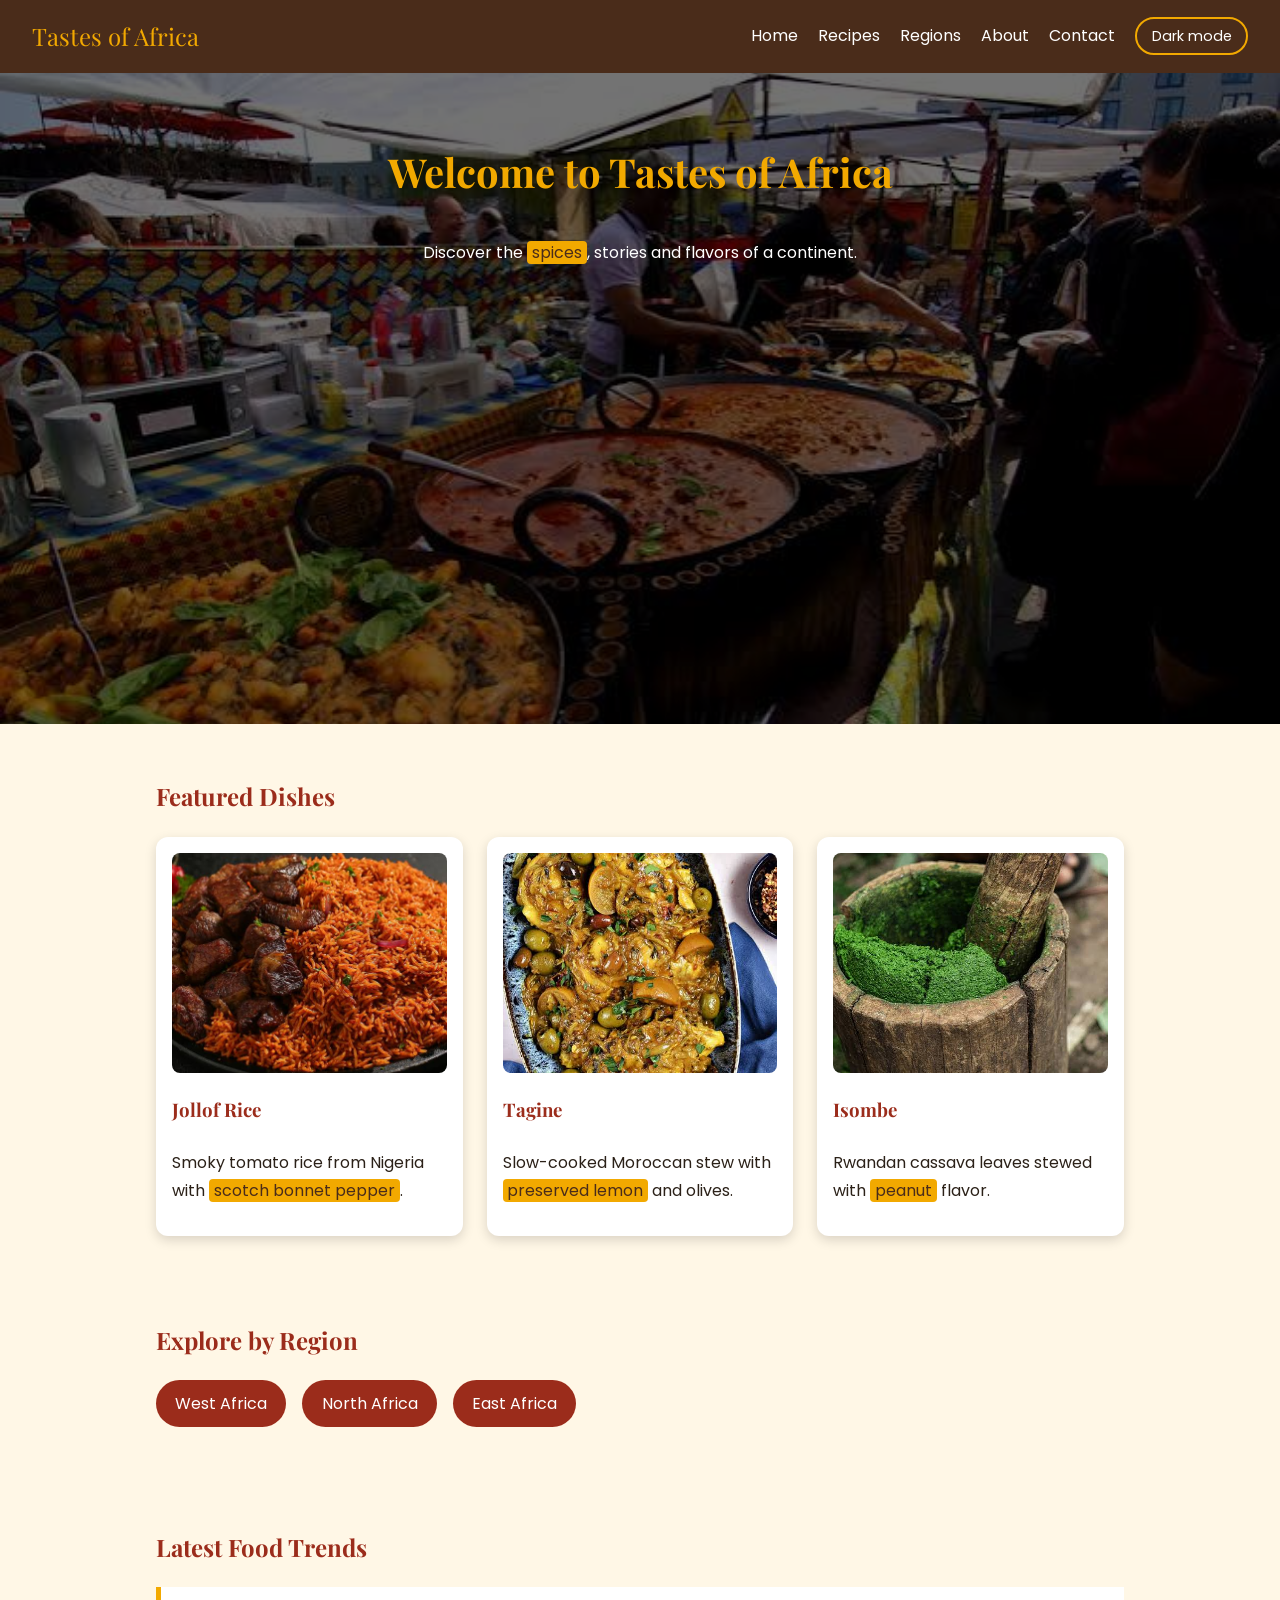
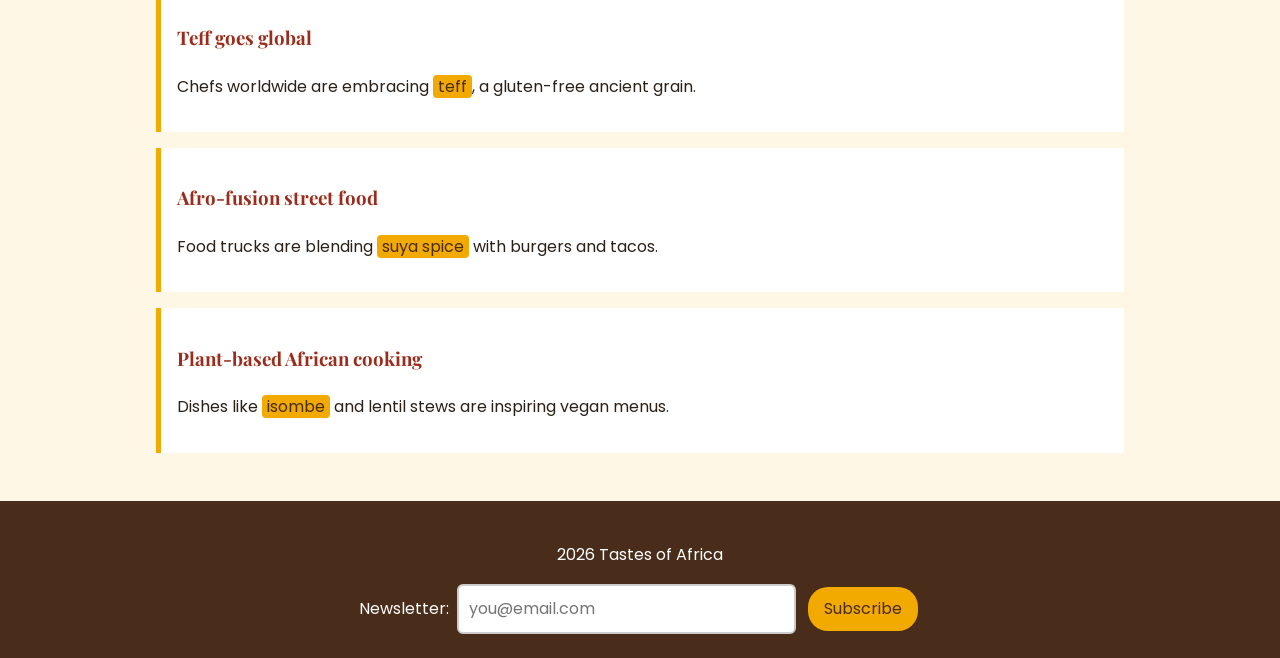
<file: index.html>
<!DOCTYPE html>
<html lang="en">
<head>
  <meta charset="UTF-8">
  <meta name="viewport" content="width=device-width, initial-scale=1.0">
  <title>Home | Tastes of Africa</title>
  <!-- Google Fonts -->
  <link rel="preconnect" href="https://fonts.googleapis.com">
  <link href="https://fonts.googleapis.com/css2?family=Playfair+Display:wght@700&family=Poppins:wght@400;500&display=swap" rel="stylesheet">
  <link rel="stylesheet" href="styles.css">
</head>
<body>

<!-- Site header and navigation -->
<header class="site-header">
  <a class="logo" href="index.html">Tastes of Africa</a>
  <nav>
    <a href="index.html">Home</a>
    <a href="recipes.html">Recipes</a>
    <a href="regions.html">Regions</a>
    <a href="about.html">About</a>
    <a href="contact.html">Contact</a>
    <button id="theme-toggle" aria-label="Switch to dark mode">🌙 Dark mode</button>
  </nav>
</header>

<main>
  <!-- Hero section with background image and intro video -->
  <section class="hero">
    <div class="hero-overlay">
      <h1>Welcome to Tastes of Africa</h1>
      <p>Discover the <mark>spices</mark>, stories and flavors of a continent.</p>
      <div class="video-wrap">
        <iframe src="https://www.youtube.com/embed/1zyDUkdVZ0E" title="Exploring the richness of African cuisine and traditional foods" allowfullscreen></iframe>
      </div>
    </div>
  </section>

  <!-- Featured dishes -->
  <section class="container">
    <h2>Featured Dishes</h2>
    <div class="card-grid">
      <figure class="card">
        <img src="images/jollof.jpg" alt="A pot of West African jollof rice">
        <figcaption>
          <h3><a href="jollof.html">Jollof Rice</a></h3>
          <p>Smoky tomato rice from Nigeria with <mark>scotch bonnet pepper</mark>.</p>
        </figcaption>
      </figure>
      <figure class="card">
        <img src="images/tagine.jpg" alt="Moroccan chicken tagine in a clay pot">
        <figcaption>
          <h3><a href="tagine.html">Tagine</a></h3>
          <p>Slow-cooked Moroccan stew with <mark>preserved lemon</mark> and olives.</p>
        </figcaption>
      </figure>
      <figure class="card">
        <img src="images/isombe.jpg" alt="Isombe, a cassava leaves stew from Rwanda">
        <figcaption>
          <h3><a href="isombe.html">Isombe</a></h3>
          <p>Rwandan cassava leaves stewed with <mark>peanut</mark> flavor.</p>
        </figcaption>
      </figure>
    </div>
  </section>

  <!-- Links to region pages -->
  <section class="container">
    <h2>Explore by Region</h2>
    <ul class="region-links">
      <li><a href="west-africa.html">West Africa</a></li>
      <li><a href="north-africa.html">North Africa</a></li>
      <li><a href="east-africa.html">East Africa</a></li>
    </ul>
  </section>

  <!-- Latest food trends -->
  <section class="container">
    <h2>Latest Food Trends</h2>
    <article class="trend">
      <h3>Teff goes global</h3>
      <p>Chefs worldwide are embracing <mark>teff</mark>, a gluten-free ancient grain.</p>
    </article>
    <article class="trend">
      <h3>Afro-fusion street food</h3>
      <p>Food trucks are blending <mark>suya spice</mark> with burgers and tacos.</p>
    </article>
    <article class="trend">
      <h3>Plant-based African cooking</h3>
      <p>Dishes like <mark>isombe</mark> and lentil stews are inspiring vegan menus.</p>
    </article>
  </section>
</main>

<!-- Footer with newsletter signup -->
<footer class="site-footer">
  <p> 2026 Tastes of Africa</p>
  <form id="newsletter" class="newsletter">
    <label for="news-email">Newsletter:</label>
    <input type="email" id="news-email" placeholder="you@email.com" required>
    <button type="submit">Subscribe</button>
  </form>
</footer>

<script src="script.js"></script>
</body>
</html>
</file>
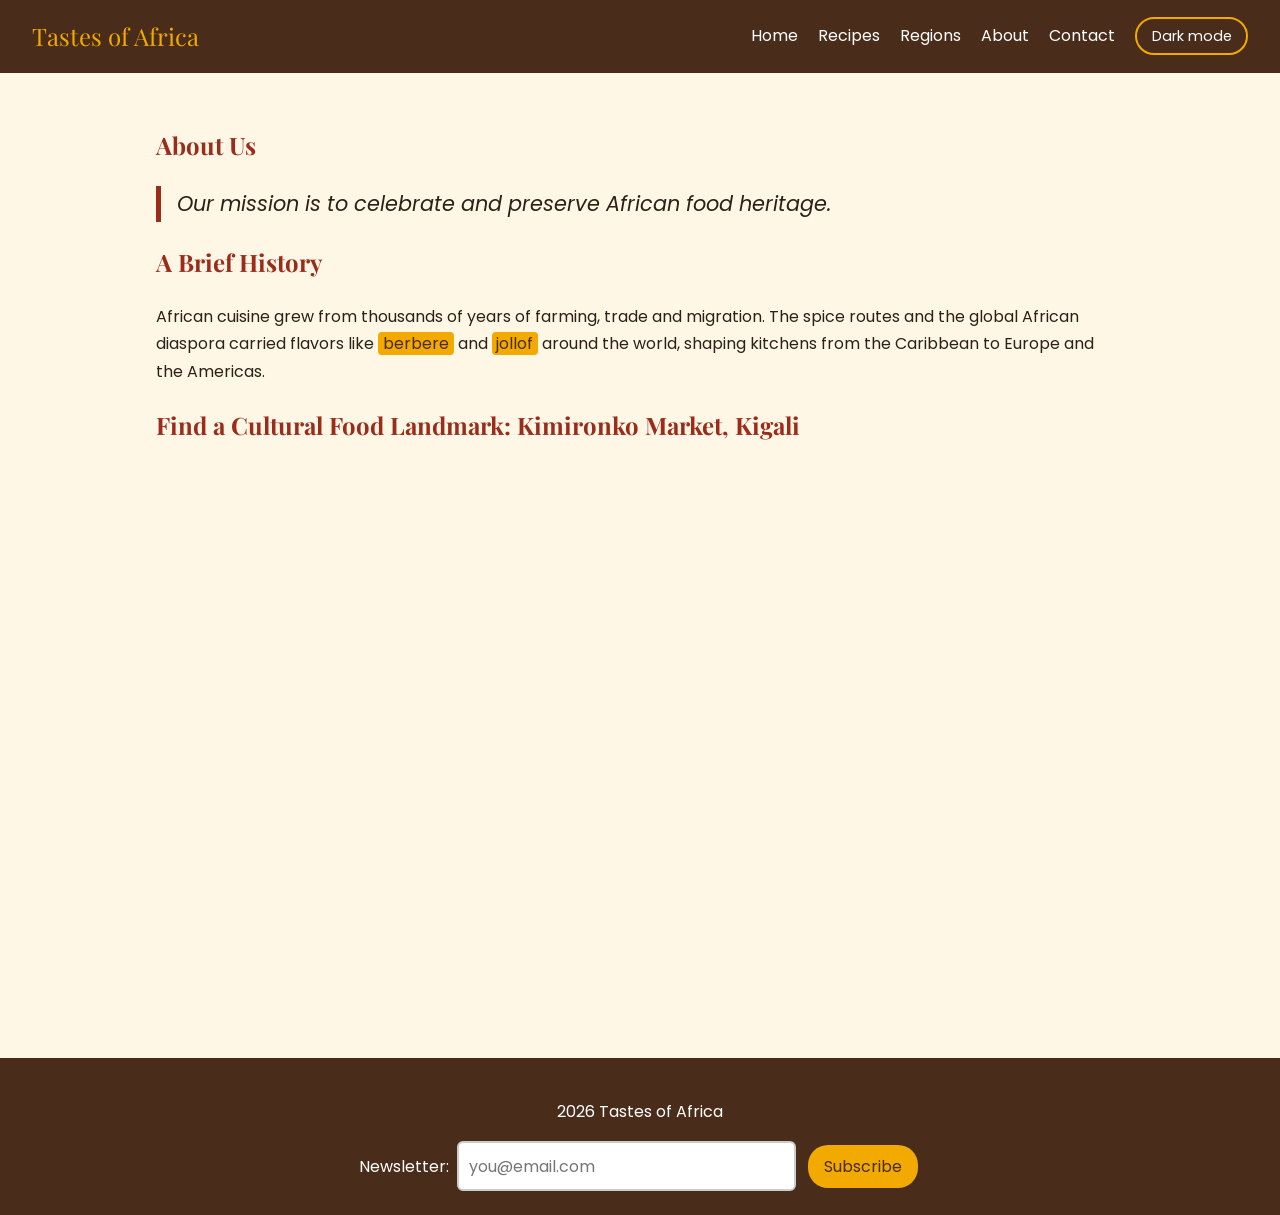
<file: about.html>
<!DOCTYPE html>
<html lang="en">
<head>
  <meta charset="UTF-8">
  <meta name="viewport" content="width=device-width, initial-scale=1.0">
  <title>About Us | Tastes of Africa</title>
  <!-- Google Fonts -->
  <link rel="preconnect" href="https://fonts.googleapis.com">
  <link href="https://fonts.googleapis.com/css2?family=Playfair+Display:wght@700&family=Poppins:wght@400;500&display=swap" rel="stylesheet">
  <link rel="stylesheet" href="styles.css">
</head>
<body>

<!-- Site header and navigation -->
<header class="site-header">
  <a class="logo" href="index.html">Tastes of Africa</a>
  <nav>
    <a href="index.html">Home</a>
    <a href="recipes.html">Recipes</a>
    <a href="regions.html">Regions</a>
    <a href="about.html">About</a>
    <a href="contact.html">Contact</a>
    <button id="theme-toggle" aria-label="Switch to dark mode">🌙 Dark mode</button>
  </nav>
</header>

<main>
  <section class="container">
    <h1>About Us</h1>

    <!-- Mission statement -->
    <blockquote class="mission">Our mission is to celebrate and preserve African food heritage.</blockquote>

    <h2>A Brief History</h2>
    <p>African cuisine grew from thousands of years of farming, trade and migration. The spice
       routes and the global African diaspora carried flavors like <mark>berbere</mark> and
       <mark>jollof</mark> around the world, shaping kitchens from the Caribbean to Europe and the Americas.</p>

    <!-- Map of a cultural food landmark -->
    <h2>Find a Cultural Food Landmark: Kimironko Market, Kigali</h2>
    <div class="video-wrap">
      <iframe src="https://www.google.com/maps?q=Kimironko+Market+Kigali&output=embed" title="Map of Kimironko Market, Kigali" loading="lazy" allowfullscreen></iframe>
    </div>
  </section>
</main>

<!-- Footer with newsletter signup -->
<footer class="site-footer">
  <p> 2026 Tastes of Africa</p>
  <form id="newsletter" class="newsletter">
    <label for="news-email">Newsletter:</label>
    <input type="email" id="news-email" placeholder="you@email.com" required>
    <button type="submit">Subscribe</button>
  </form>
</footer>

<script src="script.js"></script>
</body>
</html>
</file>
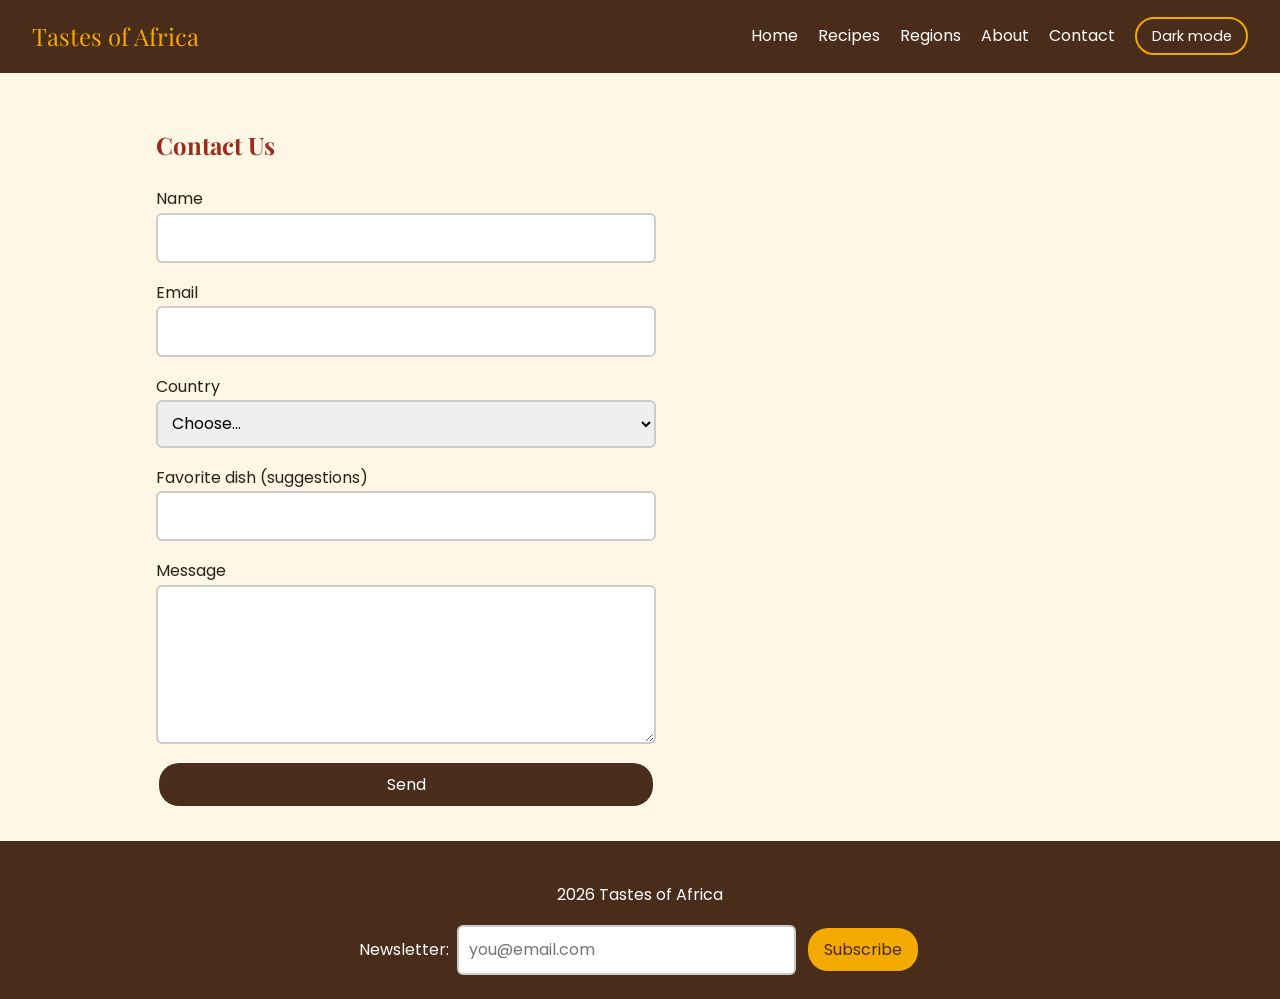
<file: contact.html>
<!DOCTYPE html>
<html lang="en">
<head>
  <meta charset="UTF-8">
  <meta name="viewport" content="width=device-width, initial-scale=1.0">
  <title>Contact | Tastes of Africa</title>
  <!-- Google Fonts -->
  <link rel="preconnect" href="https://fonts.googleapis.com">
  <link href="https://fonts.googleapis.com/css2?family=Playfair+Display:wght@700&family=Poppins:wght@400;500&display=swap" rel="stylesheet">
  <link rel="stylesheet" href="styles.css">
</head>
<body>

<!-- Site header and navigation -->
<header class="site-header">
  <a class="logo" href="index.html">Tastes of Africa</a>
  <nav>
    <a href="index.html">Home</a>
    <a href="recipes.html">Recipes</a>
    <a href="regions.html">Regions</a>
    <a href="about.html">About</a>
    <a href="contact.html">Contact</a>
    <button id="theme-toggle" aria-label="Switch to dark mode">🌙 Dark mode</button>
  </nav>
</header>

<main>
  <section class="container">
    <h1>Contact Us</h1>

    <!-- Contact form (validated with JavaScript) -->
    <form id="contact-form">
      <label for="name">Name</label>
      <input type="text" id="name" required>

      <label for="email">Email</label>
      <input type="email" id="email" required>

      <label for="country">Country</label>
      <select id="country" required>
        <option value="">Choose...</option>
        <option>Rwanda</option>
        <option>Nigeria</option>
        <option>Morocco</option>
        <option>Other</option>
      </select>

      <!-- Input with datalist suggestions -->
      <label for="dish">Favorite dish (suggestions)</label>
      <input type="text" id="dish" list="dishes">
      <datalist id="dishes">
        <option value="Jollof Rice">
        <option value="Tagine">
        <option value="Isombe">
      </datalist>

      <label for="message">Message</label>
      <textarea id="message" rows="5" required></textarea>
      <p id="error" class="error" hidden></p>

      <button type="submit">Send</button>
    </form>

    <!-- Shown after a successful submit -->
    <p id="confirmation" class="confirmation" hidden></p>
  </section>
</main>

<!-- Footer with newsletter signup -->
<footer class="site-footer">
  <p> 2026 Tastes of Africa</p>
  <form id="newsletter" class="newsletter">
    <label for="news-email">Newsletter:</label>
    <input type="email" id="news-email" placeholder="you@email.com" required>
    <button type="submit">Subscribe</button>
  </form>
</footer>

<script src="script.js"></script>
</body>
</html>
</file>
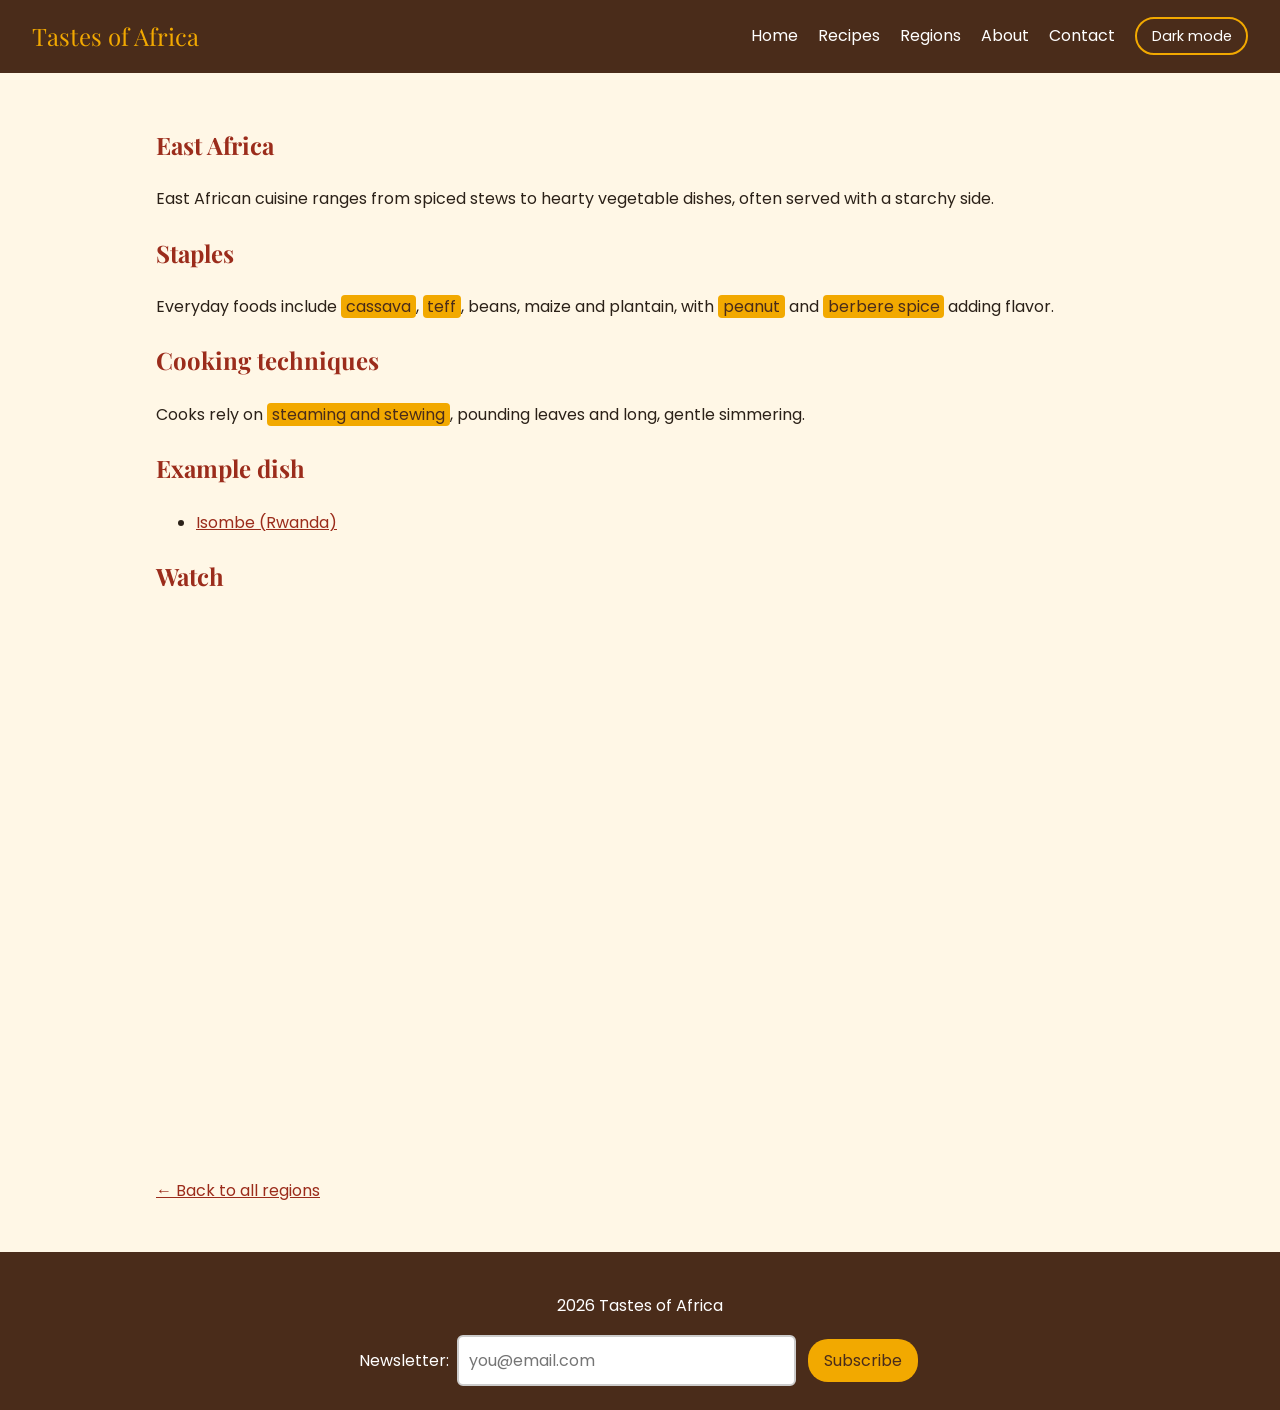
<file: east-africa.html>
<!DOCTYPE html>
<html lang="en">
<head>
  <meta charset="UTF-8">
  <meta name="viewport" content="width=device-width, initial-scale=1.0">
  <title>East Africa | Tastes of Africa</title>
  <!-- Google Fonts -->
  <link rel="preconnect" href="https://fonts.googleapis.com">
  <link href="https://fonts.googleapis.com/css2?family=Playfair+Display:wght@700&family=Poppins:wght@400;500&display=swap" rel="stylesheet">
  <link rel="stylesheet" href="styles.css">
</head>
<body>

<!-- Site header and navigation -->
<header class="site-header">
  <a class="logo" href="index.html">Tastes of Africa</a>
  <nav>
    <a href="index.html">Home</a>
    <a href="recipes.html">Recipes</a>
    <a href="regions.html">Regions</a>
    <a href="about.html">About</a>
    <a href="contact.html">Contact</a>
    <button id="theme-toggle" aria-label="Switch to dark mode">🌙 Dark mode</button>
  </nav>
</header>

<main>
  <section class="container">
    <h1>East Africa</h1>
    <p>East African cuisine ranges from spiced stews to hearty vegetable dishes, often served with a starchy side.</p>

    <h2>Staples</h2>
    <p>Everyday foods include <mark>cassava</mark>, <mark>teff</mark>, beans, maize and plantain, with <mark>peanut</mark> and <mark>berbere spice</mark> adding flavor.</p>

    <h2>Cooking techniques</h2>
    <p>Cooks rely on <mark>steaming and stewing</mark>, pounding leaves and long, gentle simmering.</p>

    <!-- Example dish with recipe link -->
    <h2>Example dish</h2>
    <ul>
      <li><a href="isombe.html">Isombe (Rwanda)</a></li>
    </ul>

    <!-- Region video -->
    <h2>Watch</h2>
    <div class="video-wrap">
      <iframe src="https://www.youtube.com/embed/LCwueWa3LsQ" title="How to cook cassava leaves (isombe)" allowfullscreen></iframe>
    </div>

    <p><a href="regions.html">&larr; Back to all regions</a></p>
  </section>
</main>

<!-- Footer with newsletter signup -->
<footer class="site-footer">
  <p> 2026 Tastes of Africa</p>
  <form id="newsletter" class="newsletter">
    <label for="news-email">Newsletter:</label>
    <input type="email" id="news-email" placeholder="you@email.com" required>
    <button type="submit">Subscribe</button>
  </form>
</footer>

<script src="script.js"></script>
</body>
</html>
</file>
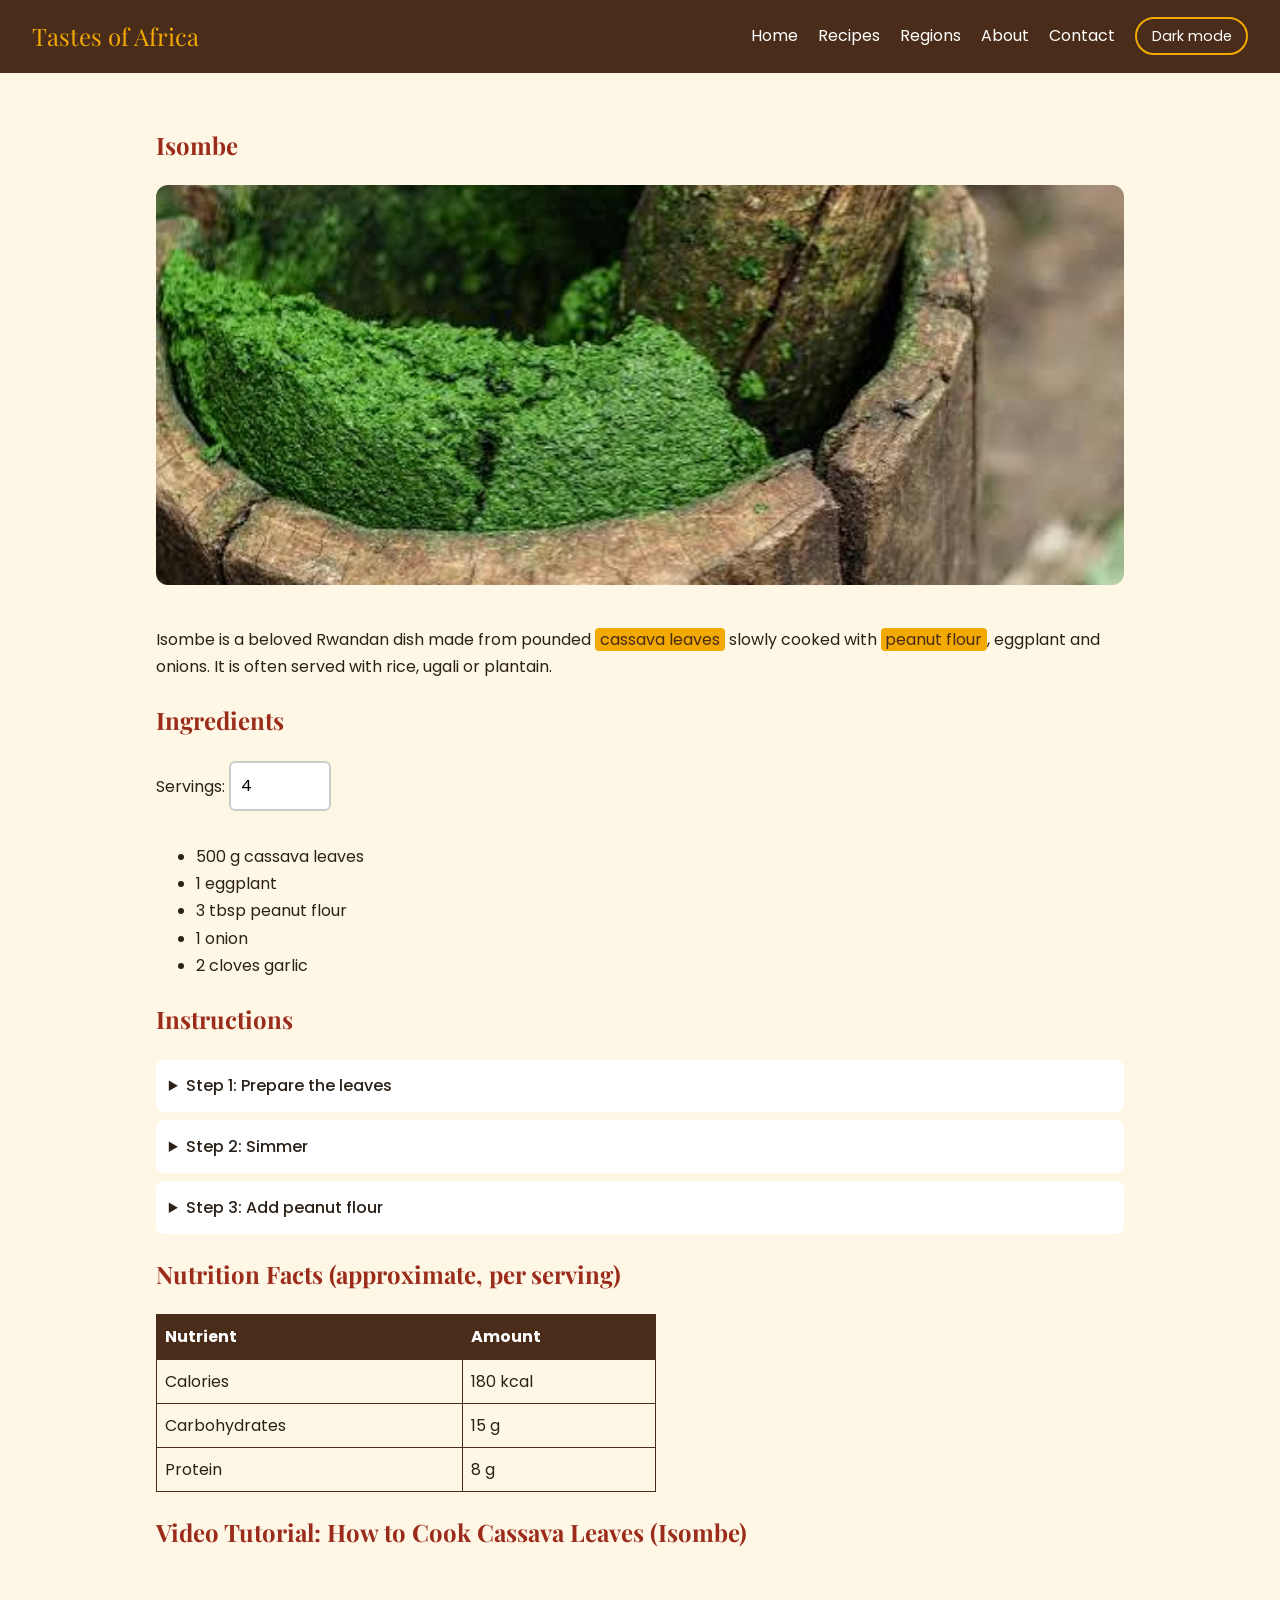
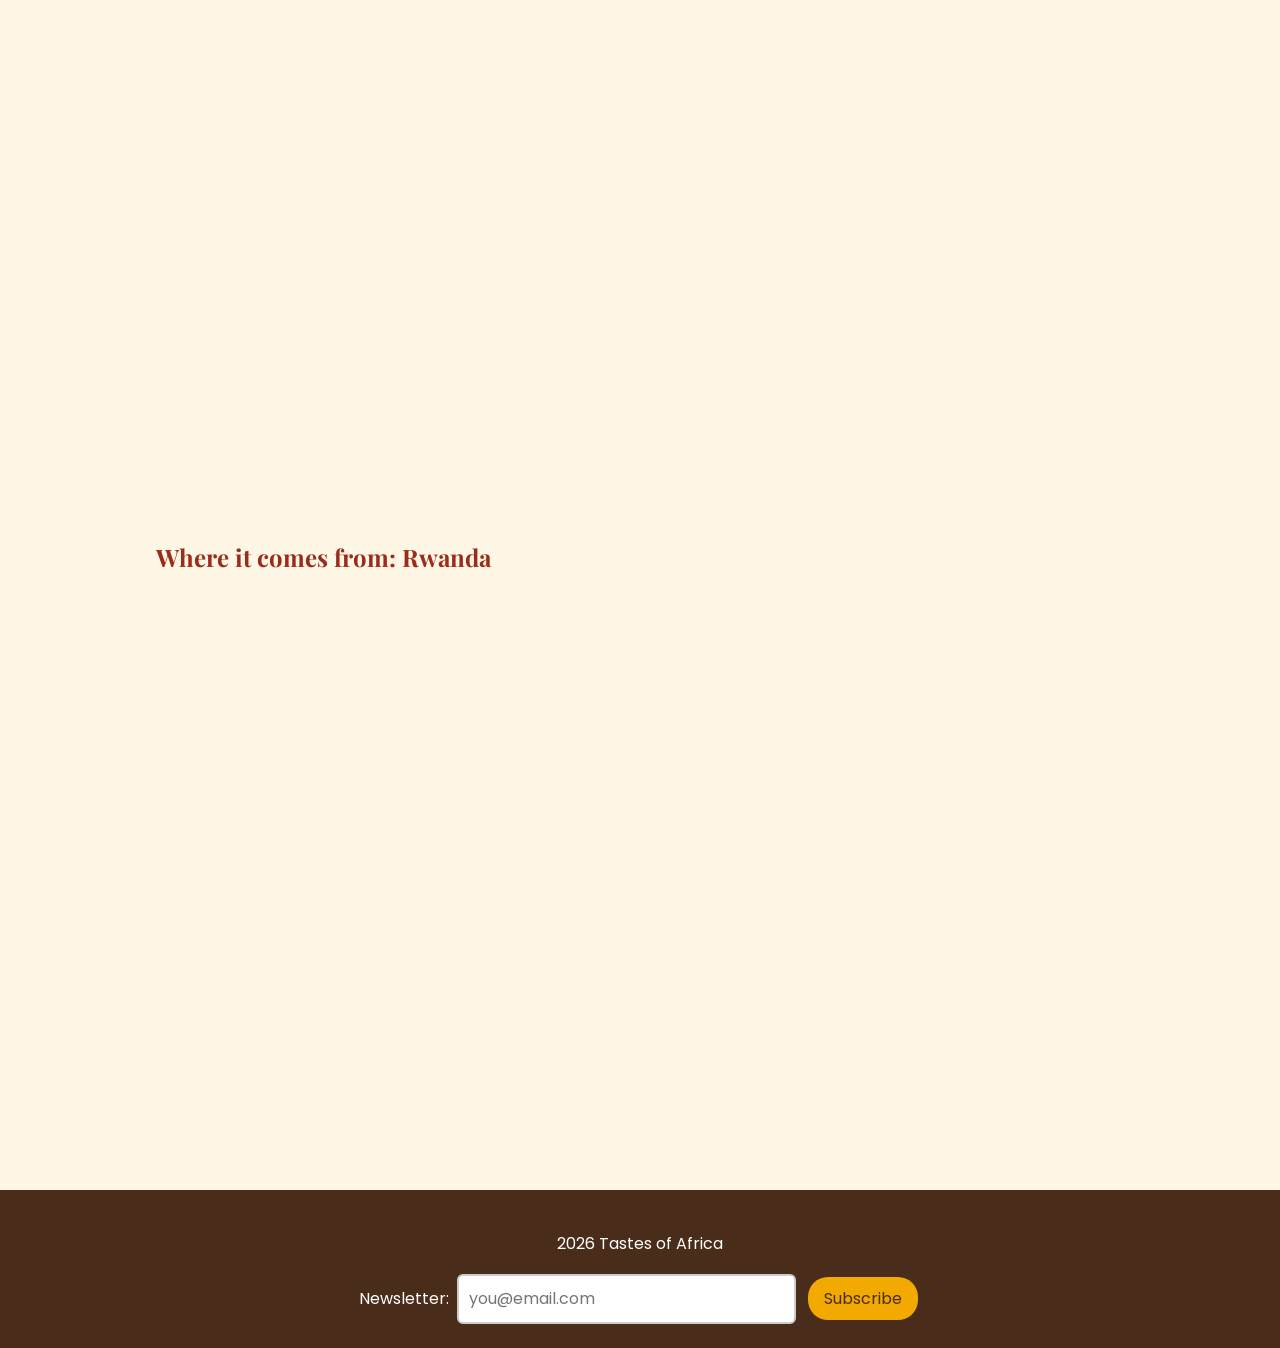
<file: isombe.html>
<!DOCTYPE html>
<html lang="en">
<head>
  <meta charset="UTF-8">
  <meta name="viewport" content="width=device-width, initial-scale=1.0">
  <title>Isombe | Tastes of Africa</title>
  <!-- Google Fonts -->
  <link rel="preconnect" href="https://fonts.googleapis.com">
  <link href="https://fonts.googleapis.com/css2?family=Playfair+Display:wght@700&family=Poppins:wght@400;500&display=swap" rel="stylesheet">
  <link rel="stylesheet" href="styles.css">
</head>
<body>

<!-- Site header and navigation -->
<header class="site-header">
  <a class="logo" href="index.html">Tastes of Africa</a>
  <nav>
    <a href="index.html">Home</a>
    <a href="recipes.html">Recipes</a>
    <a href="regions.html">Regions</a>
    <a href="about.html">About</a>
    <a href="contact.html">Contact</a>
    <button id="theme-toggle" aria-label="Switch to dark mode">🌙 Dark mode</button>
  </nav>
</header>

<main>
  <article class="container recipe">
    <h1>Isombe</h1>
    <img class="recipe-img" src="images/isombe.jpg" alt="Isombe cassava leaves stew">
    <p>Isombe is a beloved Rwandan dish made from pounded <mark>cassava leaves</mark>
       slowly cooked with <mark>peanut flour</mark>, eggplant and onions. It is often
       served with rice, ugali or plantain.</p>

    <!-- Ingredients with a servings scaler (data-amount holds the base quantity) -->
    <h2>Ingredients</h2>
    <label for="servings">Servings:</label>
    <input type="number" id="servings" value="4" min="1" max="20" data-base="4">
    <ul id="ingredients">
      <li><span class="amt" data-amount="500">500</span> g cassava leaves</li>
      <li><span class="amt" data-amount="1">1</span> eggplant</li>
      <li><span class="amt" data-amount="3">3</span> tbsp peanut flour</li>
      <li><span class="amt" data-amount="1">1</span> onion</li>
      <li><span class="amt" data-amount="2">2</span> cloves garlic</li>
    </ul>

    <!-- Expandable cooking steps -->
    <h2>Instructions</h2>
    <details>
      <summary>Step 1: Prepare the leaves</summary>
      <p>Wash the cassava leaves and pound or blend them until finely crushed.</p>
    </details>
    <details>
      <summary>Step 2: Simmer</summary>
      <p>Boil the leaves with chopped onion, garlic and eggplant for about 1 hour until very tender.</p>
    </details>
    <details>
      <summary>Step 3: Add peanut flour</summary>
      <p>Stir in peanut flour with a little water, cook 15 more minutes, season with salt and serve hot.</p>
    </details>

    <!-- Nutrition table -->
    <h2>Nutrition Facts (approximate, per serving)</h2>
    <table>
      <thead><tr><th>Nutrient</th><th>Amount</th></tr></thead>
      <tbody>
        <tr><td>Calories</td><td>180 kcal</td></tr>
        <tr><td>Carbohydrates</td><td>15 g</td></tr>
        <tr><td>Protein</td><td>8 g</td></tr>
      </tbody>
    </table>

    <!-- YouTube tutorial -->
    <h2>Video Tutorial: How to Cook Cassava Leaves (Isombe)</h2>
    <div class="video-wrap">
      <iframe src="https://www.youtube.com/embed/LCwueWa3LsQ" title="How to cook cassava leaves (isombe)" allowfullscreen></iframe>
    </div>

    <!-- Map of country of origin -->
    <h2>Where it comes from: Rwanda</h2>
    <div class="video-wrap">
      <iframe src="https://www.google.com/maps?q=Rwanda&output=embed" title="Map of Rwanda" loading="lazy" allowfullscreen></iframe>
    </div>
  </article>
</main>

<!-- Footer with newsletter signup -->
<footer class="site-footer">
  <p> 2026 Tastes of Africa</p>
  <form id="newsletter" class="newsletter">
    <label for="news-email">Newsletter:</label>
    <input type="email" id="news-email" placeholder="you@email.com" required>
    <button type="submit">Subscribe</button>
  </form>
</footer>

<script src="script.js"></script>
</body>
</html>
</file>
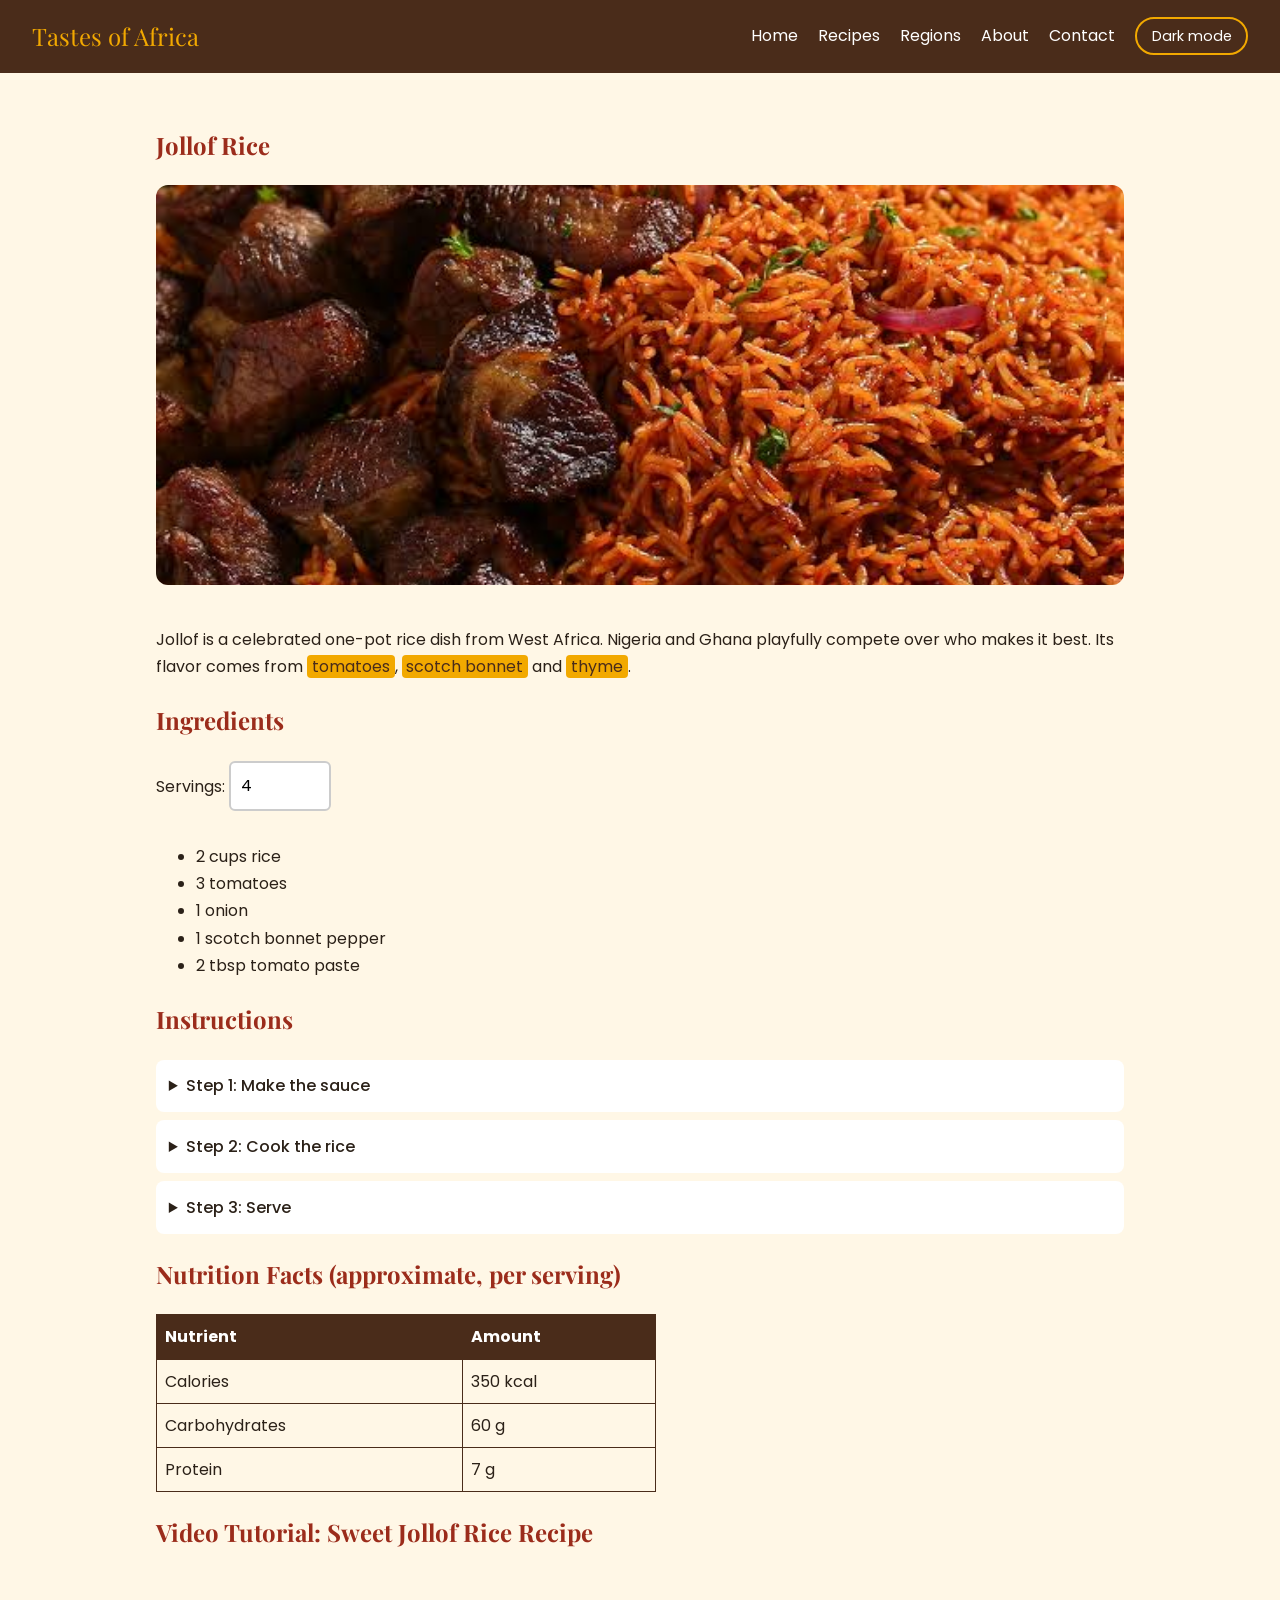
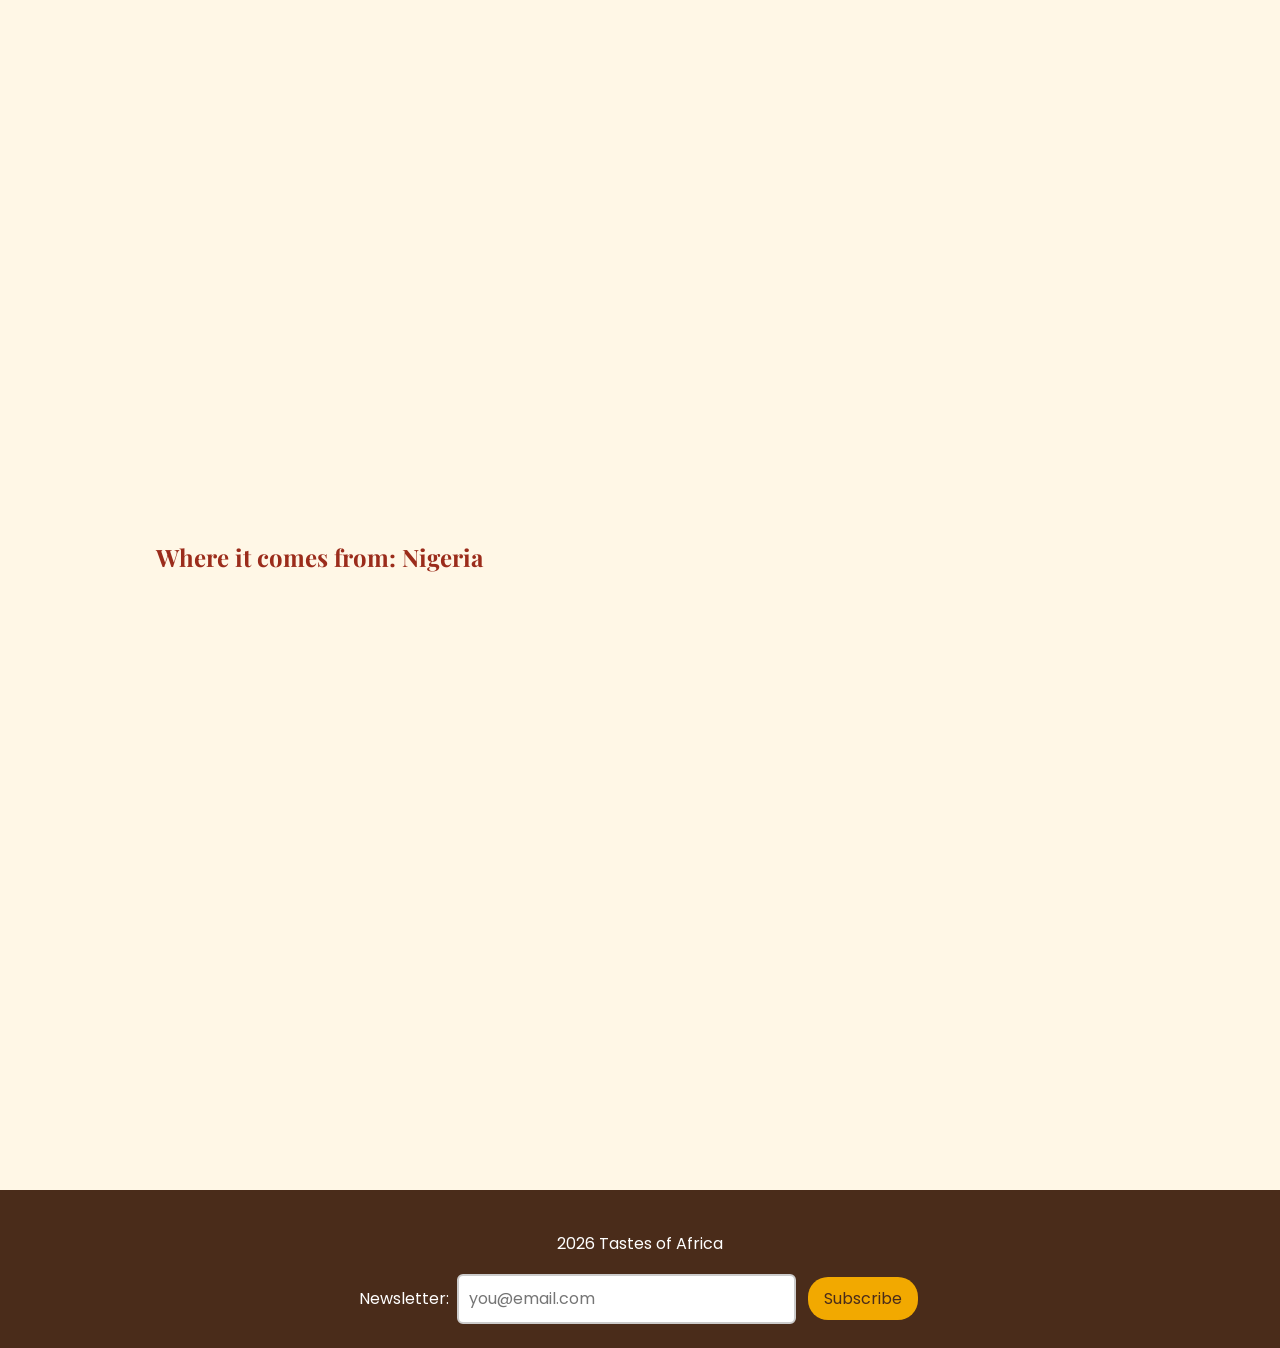
<file: jollof.html>
<!DOCTYPE html>
<html lang="en">
<head>
  <meta charset="UTF-8">
  <meta name="viewport" content="width=device-width, initial-scale=1.0">
  <title>Jollof Rice | Tastes of Africa</title>
  <!-- Google Fonts -->
  <link rel="preconnect" href="https://fonts.googleapis.com">
  <link href="https://fonts.googleapis.com/css2?family=Playfair+Display:wght@700&family=Poppins:wght@400;500&display=swap" rel="stylesheet">
  <link rel="stylesheet" href="styles.css">
</head>
<body>

<!-- Site header and navigation -->
<header class="site-header">
  <a class="logo" href="index.html">Tastes of Africa</a>
  <nav>
    <a href="index.html">Home</a>
    <a href="recipes.html">Recipes</a>
    <a href="regions.html">Regions</a>
    <a href="about.html">About</a>
    <a href="contact.html">Contact</a>
    <button id="theme-toggle" aria-label="Switch to dark mode">🌙 Dark mode</button>
  </nav>
</header>

<main>
  <article class="container recipe">
    <h1>Jollof Rice</h1>
    <img class="recipe-img" src="images/jollof.jpg" alt="Jollof rice in a pot">
    <p>Jollof is a celebrated one-pot rice dish from West Africa. Nigeria and Ghana
       playfully compete over who makes it best. Its flavor comes from
       <mark>tomatoes</mark>, <mark>scotch bonnet</mark> and <mark>thyme</mark>.</p>

    <!-- Ingredients with a servings scaler (data-amount holds the base quantity) -->
    <h2>Ingredients</h2>
    <label for="servings">Servings:</label>
    <input type="number" id="servings" value="4" min="1" max="20" data-base="4">
    <ul id="ingredients">
      <li><span class="amt" data-amount="2">2</span> cups rice</li>
      <li><span class="amt" data-amount="3">3</span> tomatoes</li>
      <li><span class="amt" data-amount="1">1</span> onion</li>
      <li><span class="amt" data-amount="1">1</span> scotch bonnet pepper</li>
      <li><span class="amt" data-amount="2">2</span> tbsp tomato paste</li>
    </ul>

    <!-- Expandable cooking steps -->
    <h2>Instructions</h2>
    <details>
      <summary>Step 1: Make the sauce</summary>
      <p>Blend tomatoes, onion and pepper, then fry with tomato paste until thick.</p>
    </details>
    <details>
      <summary>Step 2: Cook the rice</summary>
      <p>Add washed rice and stock, cover, and simmer on low heat for 30 minutes.</p>
    </details>
    <details>
      <summary>Step 3: Serve</summary>
      <p>Fluff with a fork and serve with fried plantain.</p>
    </details>

    <!-- Nutrition table -->
    <h2>Nutrition Facts (approximate, per serving)</h2>
    <table>
      <thead><tr><th>Nutrient</th><th>Amount</th></tr></thead>
      <tbody>
        <tr><td>Calories</td><td>350 kcal</td></tr>
        <tr><td>Carbohydrates</td><td>60 g</td></tr>
        <tr><td>Protein</td><td>7 g</td></tr>
      </tbody>
    </table>

    <!-- YouTube tutorial -->
    <h2>Video Tutorial: Sweet Jollof Rice Recipe</h2>
    <div class="video-wrap">
      <iframe src="https://www.youtube.com/embed/tuC4WWo60qU" title="Sweet jollof rice recipe" allowfullscreen></iframe>
    </div>

    <!-- Map of country of origin -->
    <h2>Where it comes from: Nigeria</h2>
    <div class="video-wrap">
      <iframe src="https://www.google.com/maps?q=Nigeria&output=embed" title="Map of Nigeria" loading="lazy" allowfullscreen></iframe>
    </div>
  </article>
</main>

<!-- Footer with newsletter signup -->
<footer class="site-footer">
  <p> 2026 Tastes of Africa</p>
  <form id="newsletter" class="newsletter">
    <label for="news-email">Newsletter:</label>
    <input type="email" id="news-email" placeholder="you@email.com" required>
    <button type="submit">Subscribe</button>
  </form>
</footer>

<script src="script.js"></script>
</body>
</html>
</file>
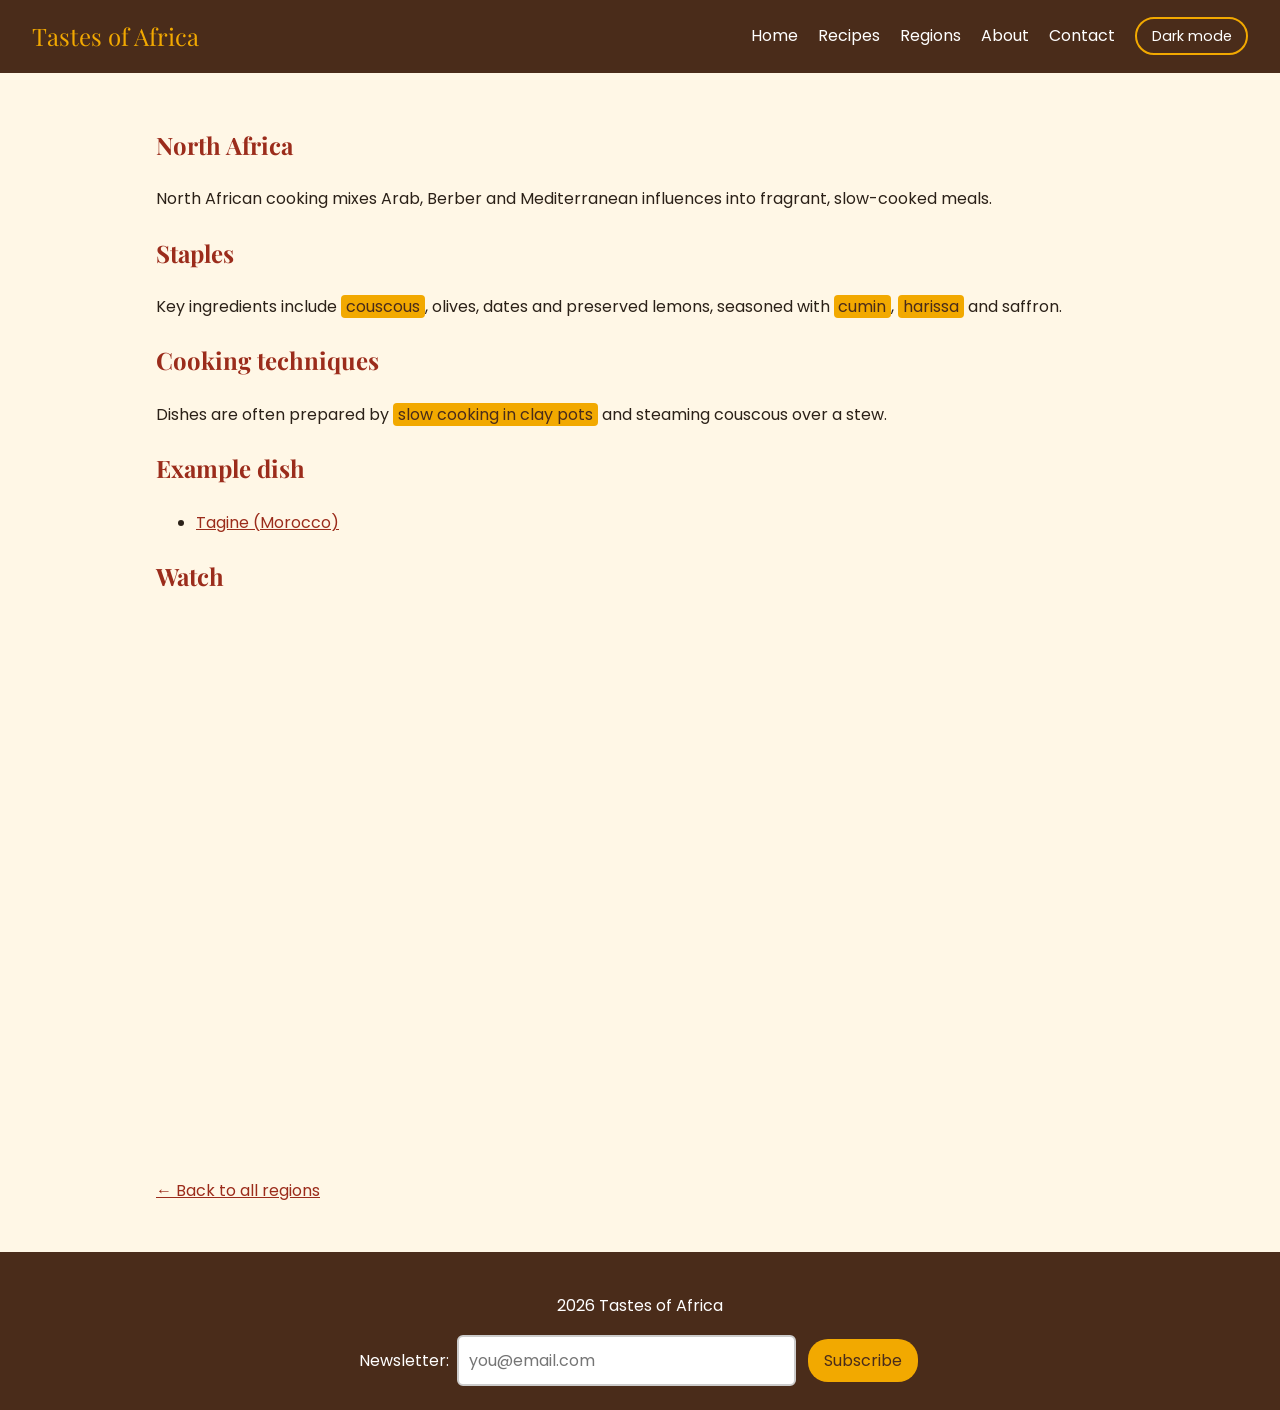
<file: north-africa.html>
<!DOCTYPE html>
<html lang="en">
<head>
  <meta charset="UTF-8">
  <meta name="viewport" content="width=device-width, initial-scale=1.0">
  <title>North Africa | Tastes of Africa</title>
  <!-- Google Fonts -->
  <link rel="preconnect" href="https://fonts.googleapis.com">
  <link href="https://fonts.googleapis.com/css2?family=Playfair+Display:wght@700&family=Poppins:wght@400;500&display=swap" rel="stylesheet">
  <link rel="stylesheet" href="styles.css">
</head>
<body>

<!-- Site header and navigation -->
<header class="site-header">
  <a class="logo" href="index.html">Tastes of Africa</a>
  <nav>
    <a href="index.html">Home</a>
    <a href="recipes.html">Recipes</a>
    <a href="regions.html">Regions</a>
    <a href="about.html">About</a>
    <a href="contact.html">Contact</a>
    <button id="theme-toggle" aria-label="Switch to dark mode">🌙 Dark mode</button>
  </nav>
</header>

<main>
  <section class="container">
    <h1>North Africa</h1>
    <p>North African cooking mixes Arab, Berber and Mediterranean influences into fragrant, slow-cooked meals.</p>

    <h2>Staples</h2>
    <p>Key ingredients include <mark>couscous</mark>, olives, dates and preserved lemons, seasoned with <mark>cumin</mark>, <mark>harissa</mark> and saffron.</p>

    <h2>Cooking techniques</h2>
    <p>Dishes are often prepared by <mark>slow cooking in clay pots</mark> and steaming couscous over a stew.</p>

    <!-- Example dish with recipe link -->
    <h2>Example dish</h2>
    <ul>
      <li><a href="tagine.html">Tagine (Morocco)</a></li>
    </ul>

    <!-- Region video -->
    <h2>Watch</h2>
    <div class="video-wrap">
      <iframe src="https://www.youtube.com/embed/-1ig-eaCMEA" title="Moroccan chicken tagine tutorial" allowfullscreen></iframe>
    </div>

    <p><a href="regions.html">&larr; Back to all regions</a></p>
  </section>
</main>

<!-- Footer with newsletter signup -->
<footer class="site-footer">
  <p> 2026 Tastes of Africa</p>
  <form id="newsletter" class="newsletter">
    <label for="news-email">Newsletter:</label>
    <input type="email" id="news-email" placeholder="you@email.com" required>
    <button type="submit">Subscribe</button>
  </form>
</footer>

<script src="script.js"></script>
</body>
</html>
</file>
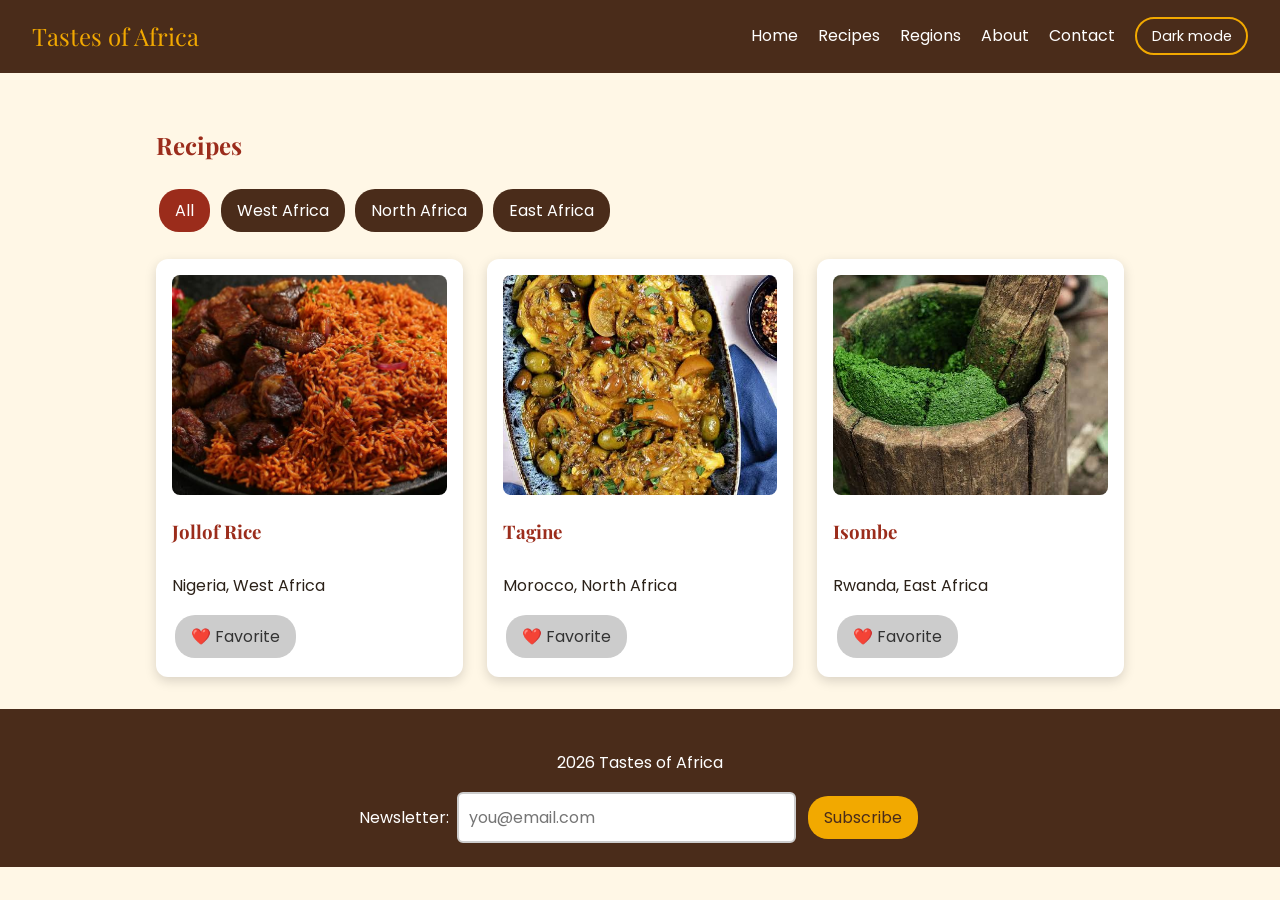
<file: recipes.html>
<!DOCTYPE html>
<html lang="en">
<head>
  <meta charset="UTF-8">
  <meta name="viewport" content="width=device-width, initial-scale=1.0">
  <title>Recipes | Tastes of Africa</title>
  <!-- Google Fonts -->
  <link rel="preconnect" href="https://fonts.googleapis.com">
  <link href="https://fonts.googleapis.com/css2?family=Playfair+Display:wght@700&family=Poppins:wght@400;500&display=swap" rel="stylesheet">
  <link rel="stylesheet" href="styles.css">
</head>
<body>

<!-- Site header and navigation -->
<header class="site-header">
  <a class="logo" href="index.html">Tastes of Africa</a>
  <nav>
    <a href="index.html">Home</a>
    <a href="recipes.html">Recipes</a>
    <a href="regions.html">Regions</a>
    <a href="about.html">About</a>
    <a href="contact.html">Contact</a>
    <button id="theme-toggle" aria-label="Switch to dark mode">🌙 Dark mode</button>
  </nav>
</header>

<main>
  <section class="container">
    <h1>Recipes</h1>

    <!-- Region filter buttons -->
    <div class="filters">
      <button class="filter-btn active" data-filter="all">All</button>
      <button class="filter-btn" data-filter="west-africa">West Africa</button>
      <button class="filter-btn" data-filter="north-africa">North Africa</button>
      <button class="filter-btn" data-filter="east-africa">East Africa</button>
    </div>

    <!-- Recipe cards: data-region is used by the filter, data-id by favorites -->
    <div class="card-grid">
      <article class="card recipe-card" data-region="west-africa" data-id="jollof">
        <img src="images/jollof.jpg" alt="Jollof rice">
        <h3><a href="jollof.html">Jollof Rice</a></h3>
        <p>Nigeria, West Africa</p>
        <button class="fav-btn" aria-label="Favorite Jollof Rice">❤️ Favorite</button>
      </article>

      <article class="card recipe-card" data-region="north-africa" data-id="tagine">
        <img src="images/tagine.jpg" alt="Moroccan tagine">
        <h3><a href="tagine.html">Tagine</a></h3>
        <p>Morocco, North Africa</p>
        <button class="fav-btn" aria-label="Favorite Tagine">❤️ Favorite</button>
      </article>

      <article class="card recipe-card" data-region="east-africa" data-id="isombe">
        <img src="images/isombe.jpg" alt="Isombe">
        <h3><a href="isombe.html">Isombe</a></h3>
        <p>Rwanda, East Africa</p>
        <button class="fav-btn" aria-label="Favorite Isombe">❤️ Favorite</button>
      </article>
    </div>
  </section>
</main>

<!-- Footer with newsletter signup -->
<footer class="site-footer">
  <p> 2026 Tastes of Africa</p>
  <form id="newsletter" class="newsletter">
    <label for="news-email">Newsletter:</label>
    <input type="email" id="news-email" placeholder="you@email.com" required>
    <button type="submit">Subscribe</button>
  </form>
</footer>

<script src="script.js"></script>
</body>
</html>
</file>
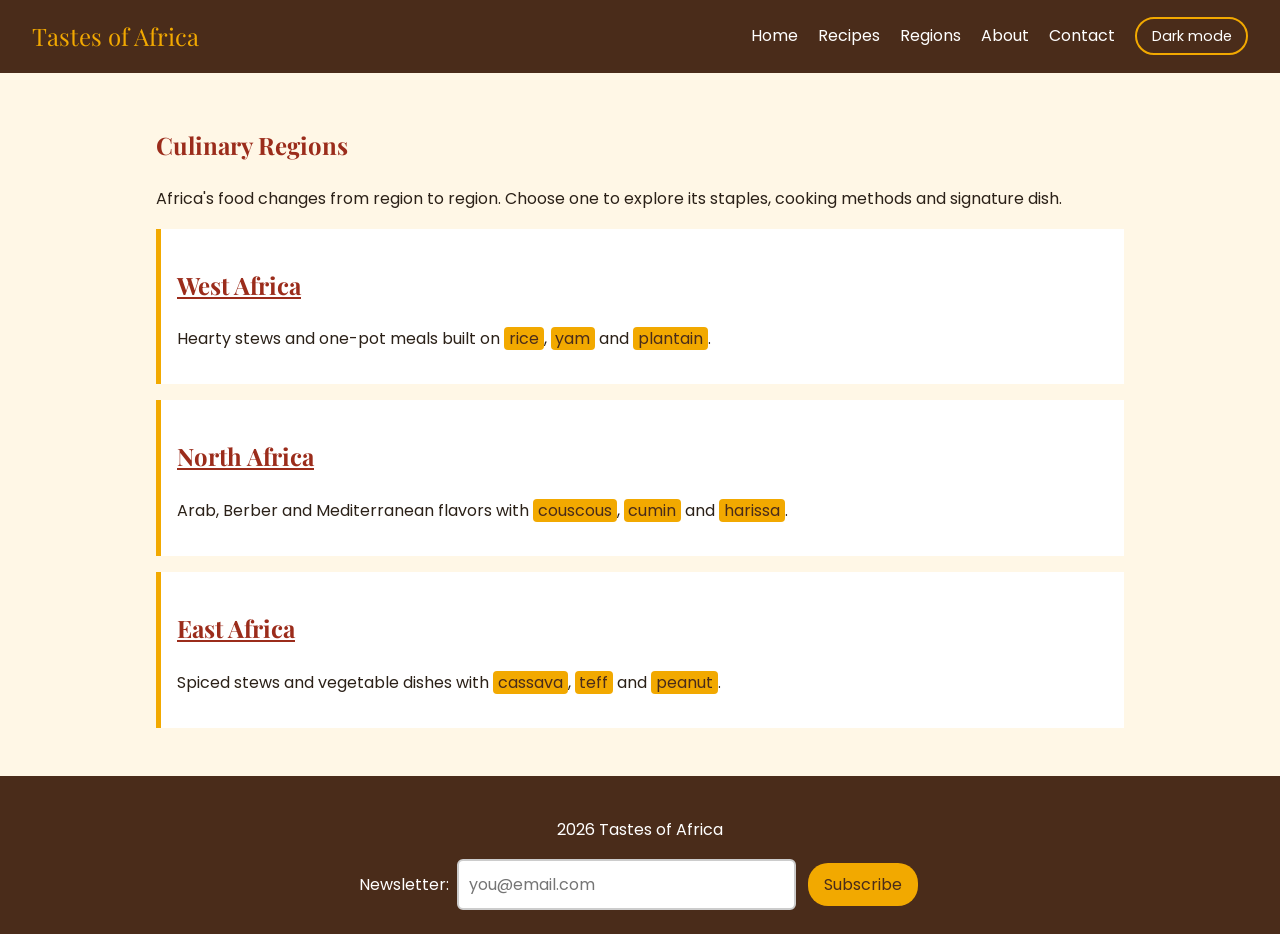
<file: regions.html>
<!DOCTYPE html>
<html lang="en">
<head>
  <meta charset="UTF-8">
  <meta name="viewport" content="width=device-width, initial-scale=1.0">
  <title>Culinary Regions | Tastes of Africa</title>
  <!-- Google Fonts -->
  <link rel="preconnect" href="https://fonts.googleapis.com">
  <link href="https://fonts.googleapis.com/css2?family=Playfair+Display:wght@700&family=Poppins:wght@400;500&display=swap" rel="stylesheet">
  <link rel="stylesheet" href="styles.css">
</head>
<body>

<!-- Site header and navigation -->
<header class="site-header">
  <a class="logo" href="index.html">Tastes of Africa</a>
  <nav>
    <a href="index.html">Home</a>
    <a href="recipes.html">Recipes</a>
    <a href="regions.html">Regions</a>
    <a href="about.html">About</a>
    <a href="contact.html">Contact</a>
    <button id="theme-toggle" aria-label="Switch to dark mode">🌙 Dark mode</button>
  </nav>
</header>

<main>
  <!-- Overview with links to each region page -->
  <section class="container">
    <h1>Culinary Regions</h1>
    <p>Africa's food changes from region to region. Choose one to explore its staples, cooking methods and signature dish.</p>

    <article class="trend">
      <h2><a href="west-africa.html">West Africa</a></h2>
      <p>Hearty stews and one-pot meals built on <mark>rice</mark>, <mark>yam</mark> and <mark>plantain</mark>.</p>
    </article>

    <article class="trend">
      <h2><a href="north-africa.html">North Africa</a></h2>
      <p>Arab, Berber and Mediterranean flavors with <mark>couscous</mark>, <mark>cumin</mark> and <mark>harissa</mark>.</p>
    </article>

    <article class="trend">
      <h2><a href="east-africa.html">East Africa</a></h2>
      <p>Spiced stews and vegetable dishes with <mark>cassava</mark>, <mark>teff</mark> and <mark>peanut</mark>.</p>
    </article>
  </section>
</main>

<!-- Footer with newsletter signup -->
<footer class="site-footer">
  <p> 2026 Tastes of Africa</p>
  <form id="newsletter" class="newsletter">
    <label for="news-email">Newsletter:</label>
    <input type="email" id="news-email" placeholder="you@email.com" required>
    <button type="submit">Subscribe</button>
  </form>
</footer>

<script src="script.js"></script>
</body>
</html>
</file>
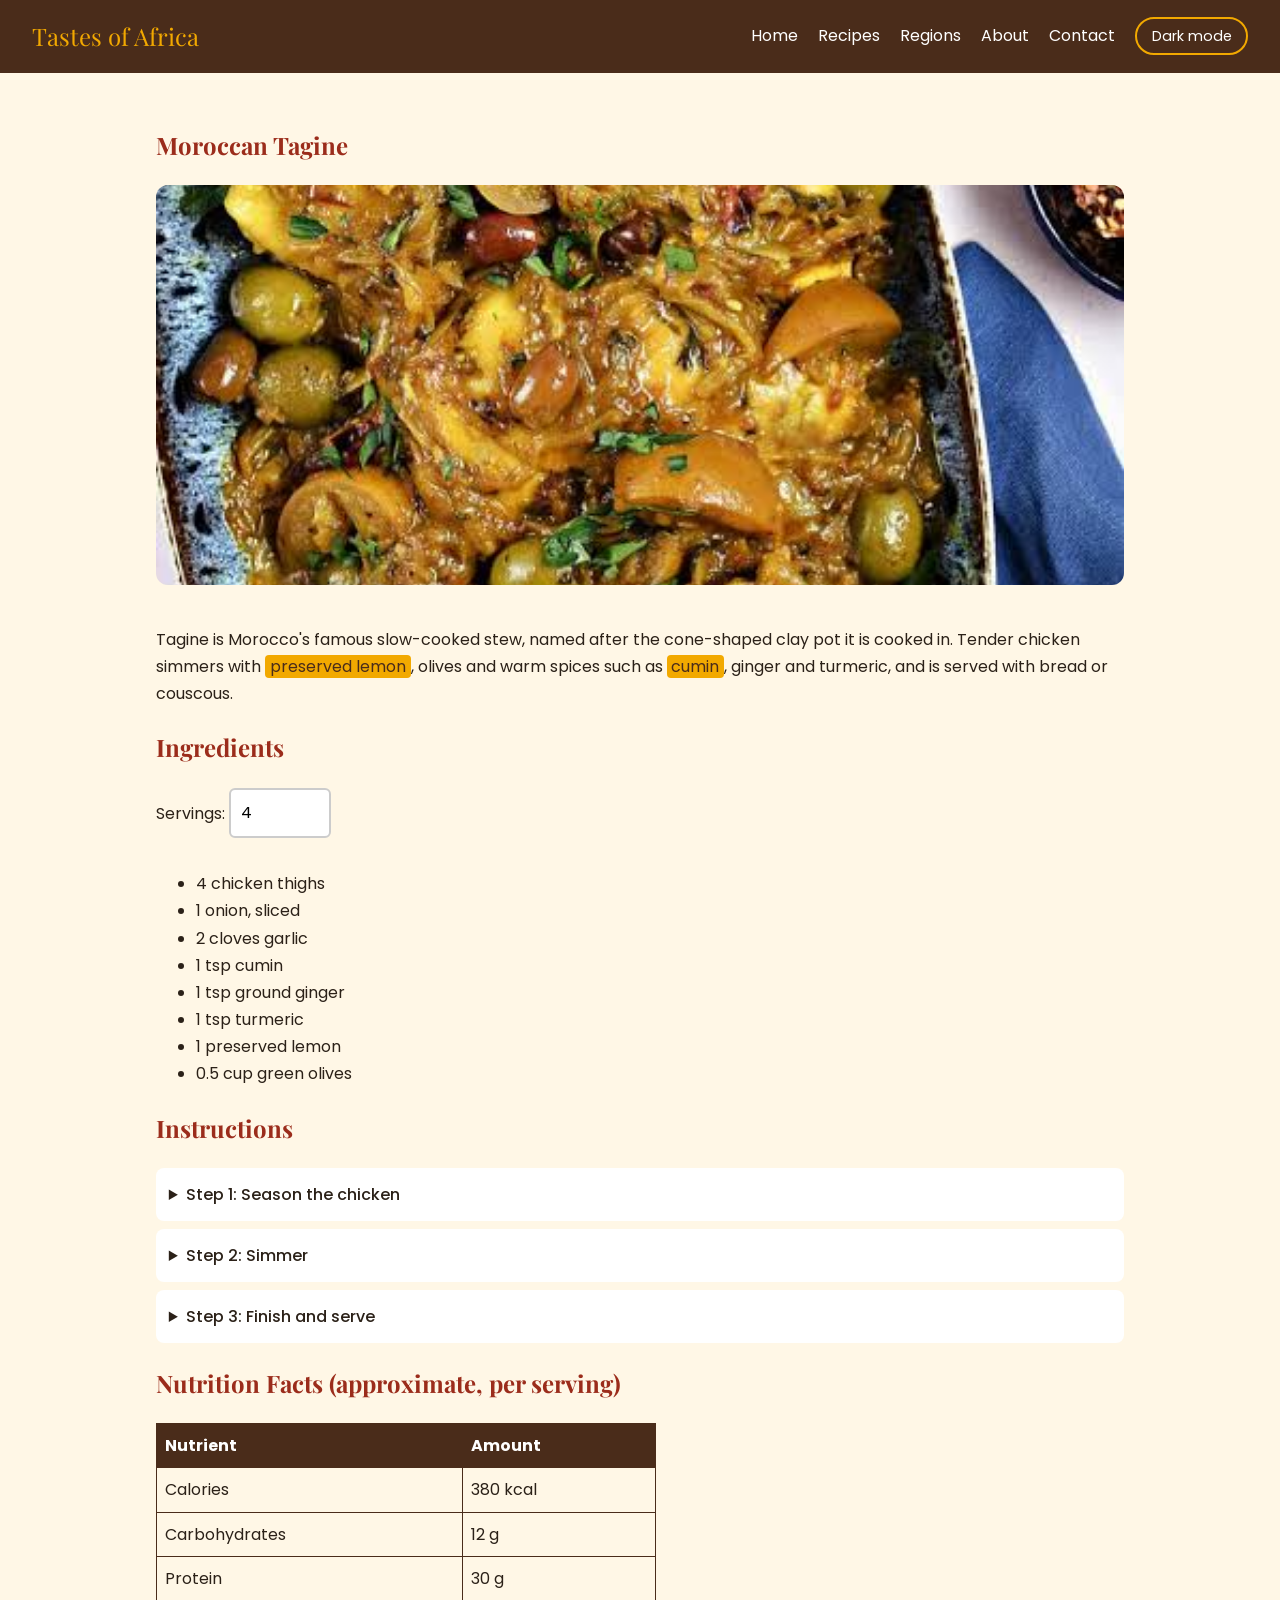
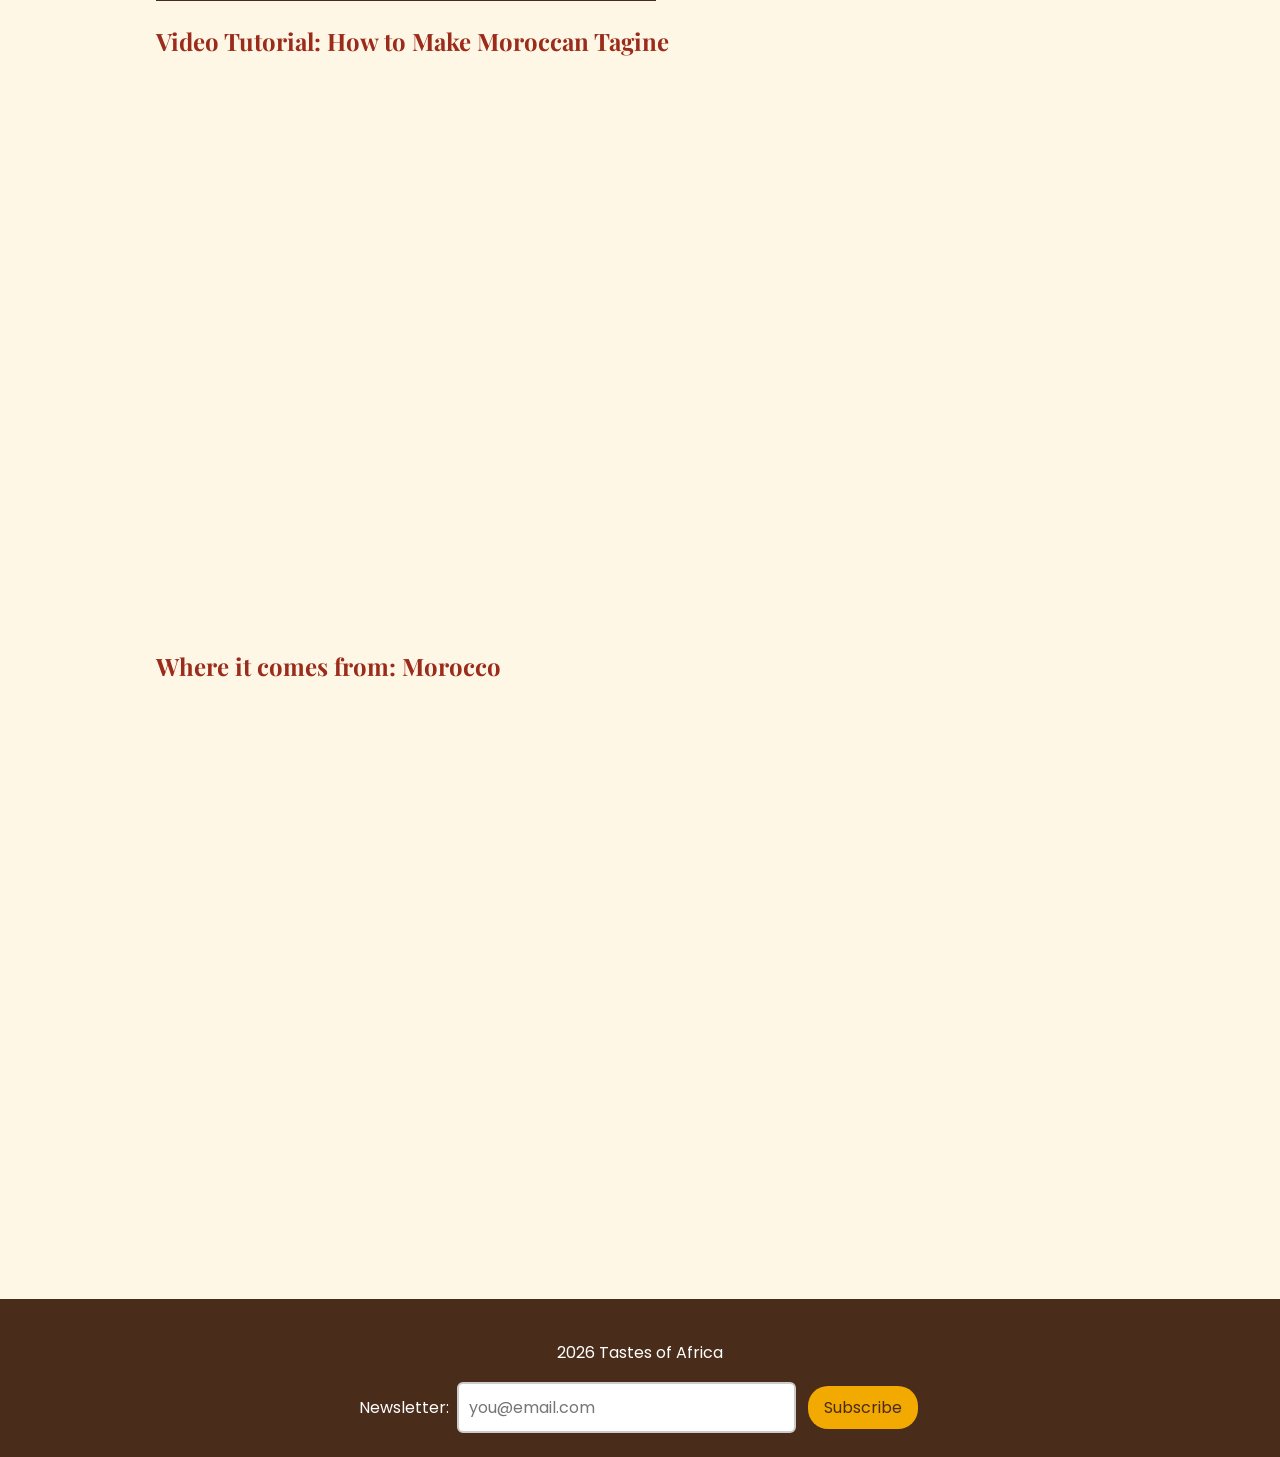
<file: tagine.html>
<!DOCTYPE html>
<html lang="en">
<head>
  <meta charset="UTF-8">
  <meta name="viewport" content="width=device-width, initial-scale=1.0">
  <title>Tagine | Tastes of Africa</title>
  <!-- Google Fonts -->
  <link rel="preconnect" href="https://fonts.googleapis.com">
  <link href="https://fonts.googleapis.com/css2?family=Playfair+Display:wght@700&family=Poppins:wght@400;500&display=swap" rel="stylesheet">
  <link rel="stylesheet" href="styles.css">
</head>
<body>

<!-- Site header and navigation -->
<header class="site-header">
  <a class="logo" href="index.html">Tastes of Africa</a>
  <nav>
    <a href="index.html">Home</a>
    <a href="recipes.html">Recipes</a>
    <a href="regions.html">Regions</a>
    <a href="about.html">About</a>
    <a href="contact.html">Contact</a>
    <button id="theme-toggle" aria-label="Switch to dark mode">🌙 Dark mode</button>
  </nav>
</header>

<main>
  <article class="container recipe">
    <h1>Moroccan Tagine</h1>
    <img class="recipe-img" src="images/tagine.jpg" alt="Moroccan chicken tagine in a clay pot">
    <p>Tagine is Morocco's famous slow-cooked stew, named after the cone-shaped clay pot it is
       cooked in. Tender chicken simmers with <mark>preserved lemon</mark>, olives and warm spices
       such as <mark>cumin</mark>, ginger and turmeric, and is served with bread or couscous.</p>

    <!-- Ingredients with a servings scaler (data-amount holds the base quantity) -->
    <h2>Ingredients</h2>
    <label for="servings">Servings:</label>
    <input type="number" id="servings" value="4" min="1" max="20" data-base="4">
    <ul id="ingredients">
      <li><span class="amt" data-amount="4">4</span> chicken thighs</li>
      <li><span class="amt" data-amount="1">1</span> onion, sliced</li>
      <li><span class="amt" data-amount="2">2</span> cloves garlic</li>
      <li><span class="amt" data-amount="1">1</span> tsp cumin</li>
      <li><span class="amt" data-amount="1">1</span> tsp ground ginger</li>
      <li><span class="amt" data-amount="1">1</span> tsp turmeric</li>
      <li><span class="amt" data-amount="1">1</span> preserved lemon</li>
      <li><span class="amt" data-amount="0.5">0.5</span> cup green olives</li>
    </ul>

    <!-- Expandable cooking steps -->
    <h2>Instructions</h2>
    <details>
      <summary>Step 1: Season the chicken</summary>
      <p>Rub the chicken with cumin, ginger, turmeric, garlic and a little salt. Rest for 30 minutes.</p>
    </details>
    <details>
      <summary>Step 2: Simmer</summary>
      <p>Layer the sliced onion in the pot, add the chicken and half a cup of water, cover, and cook on low heat for about 1 hour.</p>
    </details>
    <details>
      <summary>Step 3: Finish and serve</summary>
      <p>Add the preserved lemon and olives, cook uncovered for 15 minutes until the sauce thickens, and serve with bread or couscous.</p>
    </details>

    <!-- Nutrition table -->
    <h2>Nutrition Facts (approximate, per serving)</h2>
    <table>
      <thead><tr><th>Nutrient</th><th>Amount</th></tr></thead>
      <tbody>
        <tr><td>Calories</td><td>380 kcal</td></tr>
        <tr><td>Carbohydrates</td><td>12 g</td></tr>
        <tr><td>Protein</td><td>30 g</td></tr>
      </tbody>
    </table>

    <!-- YouTube tutorial (replace the video ID with your own pick if you like) -->
    <h2>Video Tutorial: How to Make Moroccan Tagine</h2>
    <div class="video-wrap">
      <iframe src="https://www.youtube.com/embed/-1ig-eaCMEA" title="Moroccan chicken tagine tutorial" allowfullscreen></iframe>
    </div>

    <!-- Map of country of origin -->
    <h2>Where it comes from: Morocco</h2>
    <div class="video-wrap">
      <iframe src="https://www.google.com/maps?q=Morocco&output=embed" title="Map of Morocco" loading="lazy" allowfullscreen></iframe>
    </div>
  </article>
</main>

<!-- Footer with newsletter signup -->
<footer class="site-footer">
  <p> 2026 Tastes of Africa</p>
  <form id="newsletter" class="newsletter">
    <label for="news-email">Newsletter:</label>
    <input type="email" id="news-email" placeholder="you@email.com" required>
    <button type="submit">Subscribe</button>
  </form>
</footer>

<script src="script.js"></script>
</body>
</html>
</file>
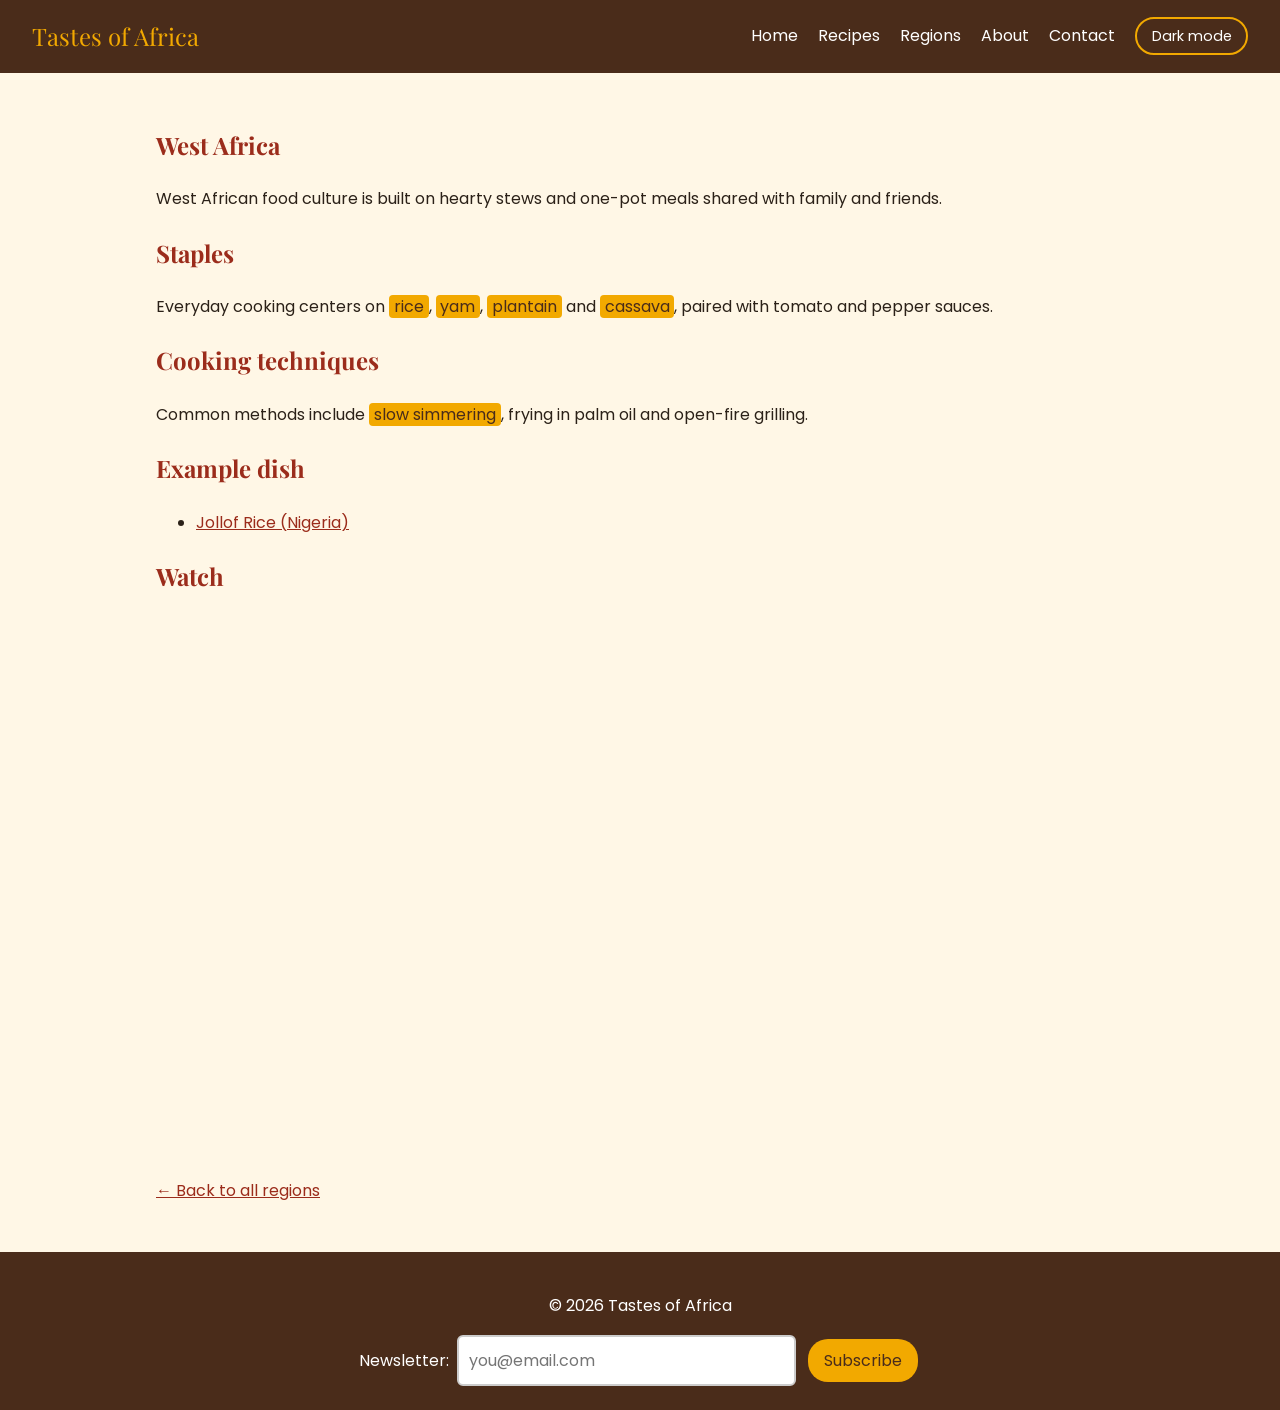
<file: west-africa.html>
<!DOCTYPE html>
<html lang="en">
<head>
  <meta charset="UTF-8">
  <meta name="viewport" content="width=device-width, initial-scale=1.0">
  <title>West Africa | Tastes of Africa</title>
  <!-- Google Fonts -->
  <link rel="preconnect" href="https://fonts.googleapis.com">
  <link href="https://fonts.googleapis.com/css2?family=Playfair+Display:wght@700&family=Poppins:wght@400;500&display=swap" rel="stylesheet">
  <link rel="stylesheet" href="styles.css">
</head>
<body>

<!-- Site header and navigation -->
<header class="site-header">
  <a class="logo" href="index.html">Tastes of Africa</a>
  <nav>
    <a href="index.html">Home</a>
    <a href="recipes.html">Recipes</a>
    <a href="regions.html">Regions</a>
    <a href="about.html">About</a>
    <a href="contact.html">Contact</a>
    <button id="theme-toggle" aria-label="Switch to dark mode">🌙 Dark mode</button>
  </nav>
</header>

<main>
  <section class="container">
    <h1>West Africa</h1>
    <p>West African food culture is built on hearty stews and one-pot meals shared with family and friends.</p>

    <h2>Staples</h2>
    <p>Everyday cooking centers on <mark>rice</mark>, <mark>yam</mark>, <mark>plantain</mark> and <mark>cassava</mark>, paired with tomato and pepper sauces.</p>

    <h2>Cooking techniques</h2>
    <p>Common methods include <mark>slow simmering</mark>, frying in palm oil and open-fire grilling.</p>

    <!-- Example dish with recipe link -->
    <h2>Example dish</h2>
    <ul>
      <li><a href="jollof.html">Jollof Rice (Nigeria)</a></li>
    </ul>

    <!-- Region video -->
    <h2>Watch</h2>
    <div class="video-wrap">
      <iframe src="https://www.youtube.com/embed/tuC4WWo60qU" title="Sweet jollof rice recipe, a West African classic" allowfullscreen></iframe>
    </div>

    <p><a href="regions.html">&larr; Back to all regions</a></p>
  </section>
</main>

<!-- Footer with newsletter signup -->
<footer class="site-footer">
  <p>&copy; 2026 Tastes of Africa</p>
  <form id="newsletter" class="newsletter">
    <label for="news-email">Newsletter:</label>
    <input type="email" id="news-email" placeholder="you@email.com" required>
    <button type="submit">Subscribe</button>
  </form>
</footer>

<script src="script.js"></script>
</body>
</html>
</file>
<file: styles.css>
/* Color palette inspired by African spices and landscapes */
:root {
  --yellow: #f2a900;
  --red: #9b2c1b;
  --brown: #4a2c1a;
  --cream: #fff7e6;
  --text: #2b2118;
  --card: #ffffff;
}

/* Dark mode colors */
body.dark {
  --cream: #1f1611;
  --text: #f5e9d8;
  --card: #2e2119;
}

/* Base styles */
* {
  box-sizing: border-box;
}

body {
  margin: 0;
  font-family: 'Poppins', sans-serif;
  font-size: 1rem;
  line-height: 1.7;
  background: var(--cream);
  color: var(--text);
}

/* Headings use the expressive font */
h1, h2, h3 {
  font-family: 'Playfair Display', serif;
  color: var(--red);
}

body.dark h1,
body.dark h2,
body.dark h3 {
  color: var(--yellow);
}

img {
  max-width: 100%;
  height: auto;
}

a {
  color: var(--red);
}

body.dark a {
  color: var(--yellow);
}

/* Centered content wrapper */
.container {
  max-width: 1000px;
  margin: 0 auto;
  padding: 2rem 1rem;
}

/* Header and navigation */
.site-header {
  display: flex;
  flex-wrap: wrap;
  justify-content: space-between;
  align-items: center;
  background: var(--brown);
  padding: 1rem 2rem;
}

.logo {
  color: var(--yellow);
  font-family: 'Playfair Display', serif;
  font-size: 1.5rem;
  text-decoration: none;
}

nav a {
  color: #fff;
  margin-left: 1rem;
  text-decoration: none;
  transition: color 0.3s;
}

nav a:hover {
  color: var(--yellow);
  text-decoration: underline;
}

/* Dark/light mode button */
#theme-toggle {
  margin-left: 1rem;
  background: transparent;
  color: #fff;
  border: 2px solid var(--yellow);
  padding: 0.3rem 0.9rem;
  border-radius: 20px;
  font: inherit;
  font-size: 0.9rem;
  cursor: pointer;
  transition: background 0.3s, color 0.3s;
}

#theme-toggle:hover {
  background: var(--yellow);
  color: var(--brown);
}

/* Hero section */
.hero {
  background: linear-gradient(rgba(0, 0, 0, 0.55), rgba(0, 0, 0, 0.55)), url('images/hero.jpg') center/cover;
  min-height: 70vh;
  display: flex;
  align-items: center;
  justify-content: center;
  text-align: center;
  color: #fff;
  padding: 2rem 1rem;
}

.hero h1 {
  color: var(--yellow);
  font-size: 2.5rem;
}

.hero-overlay {
  max-width: 700px;
  width: 100%;
}

/* Responsive videos and maps (16:9) */
.video-wrap {
  position: relative;
  padding-bottom: 56.25%;
  height: 0;
  margin: 1rem 0;
}

.video-wrap iframe {
  position: absolute;
  inset: 0;
  width: 100%;
  height: 100%;
  border: 0;
  border-radius: 10px;
}

/* Cards */
.card-grid {
  display: grid;
  grid-template-columns: repeat(auto-fit, minmax(240px, 1fr));
  gap: 1.5rem;
}

.card {
  position: relative;
  background: var(--card);
  border-radius: 12px;
  padding: 1rem;
  margin: 0;
  box-shadow: 0 4px 12px rgba(0, 0, 0, 0.15);
  transition: transform 0.3s, box-shadow 0.3s;
  display: flex;
  flex-direction: column;
}

.card:hover {
  transform: translateY(-5px);
  box-shadow: 0 8px 20px rgba(0, 0, 0, 0.3);
}

/* Same-size card images */
.card img {
  width: 100%;
  height: 220px;
  object-fit: cover;
  border-radius: 8px;
  display: block;
  margin-bottom: 0.8rem;
}

.card figcaption {
  display: flex;
  flex-direction: column;
  flex-grow: 1;
}

.card h3 {
  margin: 0.5rem 0;
}

/* Title link stretches over the whole card so the card is clickable */
.card h3 a,
body.dark .card h3 a {
  color: inherit;
  text-decoration: none;
}

.card h3 a::after {
  content: "";
  position: absolute;
  inset: 0;
  border-radius: 12px;
}

.card:hover h3 a {
  text-decoration: underline;
}

.card h3 a:focus-visible::after {
  outline: 3px solid var(--yellow);
}

/* Favorite button stays above the stretched link */
.card .fav-btn {
  position: relative;
  z-index: 2;
  margin-top: auto;
  align-self: flex-start;
}

/* Large image on recipe pages */
.recipe-img {
  width: 100%;
  max-height: 400px;
  object-fit: cover;
  border-radius: 12px;
  margin-bottom: 1rem;
}

/* Highlighted ingredients and spices */
mark {
  background: var(--yellow);
  color: var(--brown);
  padding: 0 0.3rem;
  border-radius: 4px;
}

/* Region link buttons */
.region-links {
  display: flex;
  gap: 1rem;
  list-style: none;
  padding: 0;
  flex-wrap: wrap;
}

.region-links a {
  display: inline-block;
  background: var(--red);
  color: #fff;
  padding: 0.6rem 1.2rem;
  border-radius: 25px;
  text-decoration: none;
}

body.dark .region-links a {
  color: #fff;
}

/* Food trends and region overview boxes */
.trend {
  background: var(--card);
  border-left: 5px solid var(--yellow);
  padding: 1rem;
  margin-bottom: 1rem;
}

/* Nutrition table */
table {
  border-collapse: collapse;
  width: 100%;
  max-width: 500px;
}

th, td {
  border: 1px solid var(--brown);
  padding: 0.5rem;
  text-align: left;
}

th {
  background: var(--brown);
  color: #fff;
}

/* Expandable instructions */
details {
  background: var(--card);
  padding: 0.8rem;
  margin: 0.5rem 0;
  border-radius: 8px;
}

summary {
  cursor: pointer;
  font-weight: 500;
}

/* About page mission statement */
.mission {
  font-size: 1.3rem;
  font-style: italic;
  border-left: 5px solid var(--red);
  padding-left: 1rem;
  margin-left: 0;
}

/* Filter and favorite buttons */
.filters {
  margin-bottom: 1.5rem;
}

.filter-btn,
.fav-btn,
button[type="submit"] {
  background: var(--brown);
  color: #fff;
  border: none;
  padding: 0.5rem 1rem;
  border-radius: 20px;
  cursor: pointer;
  margin: 0.2rem;
  font: inherit;
}

.filter-btn.active,
.filter-btn:hover {
  background: var(--red);
}

.fav-btn {
  background: #ccc;
  color: #333;
}

.fav-btn.active {
  background: #e0245e;
  color: #fff;
}

/* Used by the recipe filter to hide cards */
.hidden {
  display: none;
}

/* Forms */
form {
  display: flex;
  flex-direction: column;
  max-width: 500px;
}

input,
select,
textarea {
  padding: 0.6rem;
  margin-bottom: 1rem;
  border: 2px solid #ccc;
  border-radius: 6px;
  font: inherit;
}

/* Focus glow */
input:focus,
select:focus,
textarea:focus {
  outline: none;
  border-color: var(--yellow);
  box-shadow: 0 0 6px var(--yellow);
}

.error {
  color: #c0392b;
  font-weight: 500;
}

.confirmation {
  background: var(--yellow);
  color: var(--brown);
  padding: 1rem;
  border-radius: 8px;
  font-size: 1.2rem;
}

/* Footer and newsletter */
.site-footer {
  background: var(--brown);
  color: #fff;
  text-align: center;
  padding: 1.5rem 1rem;
}

.newsletter {
  flex-direction: row;
  justify-content: center;
  align-items: center;
  gap: 0.5rem;
  flex-wrap: wrap;
  max-width: none;
}

.newsletter input {
  margin: 0;
  color: #2b2118;
}

.newsletter button {
  background: var(--yellow);
  color: var(--brown);
}

/* Small screens */
@media (max-width: 600px) {
  .site-header {
    flex-direction: column;
    gap: 0.5rem;
  }

  nav a {
    margin: 0 0.5rem;
  }

  .hero h1 {
    font-size: 1.8rem;
  }
}
</file>
